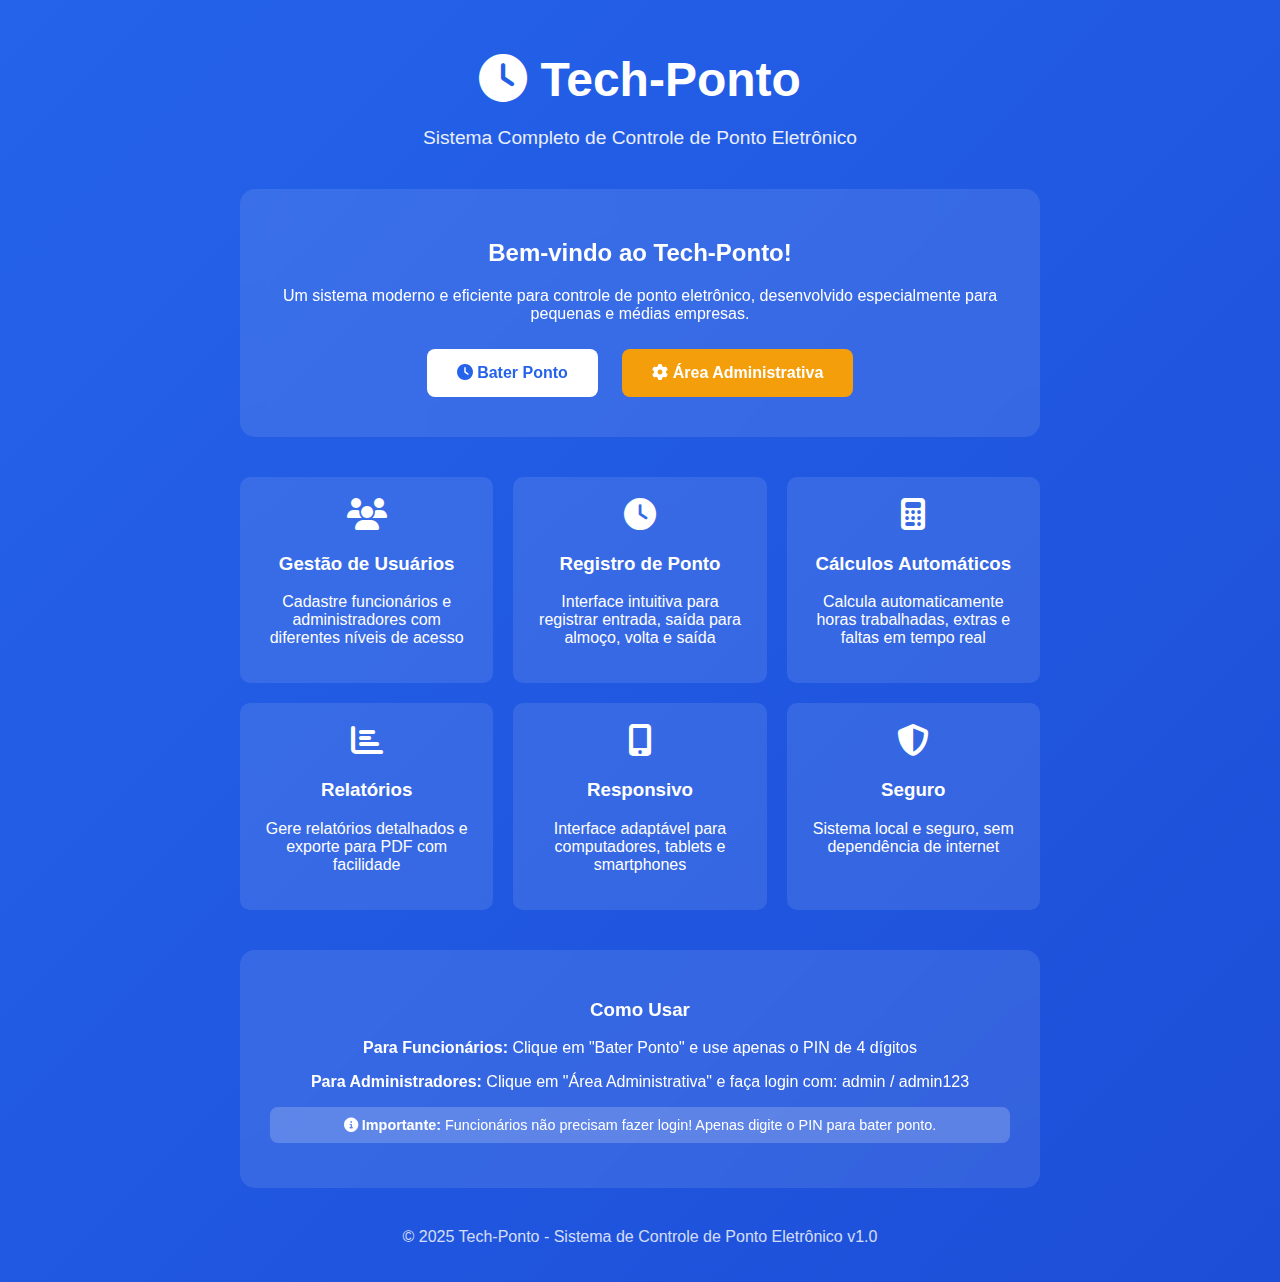
<file: index.html>
<!DOCTYPE html>
<html lang="pt-BR">
<head>
    <meta charset="UTF-8">
    <meta name="viewport" content="width=device-width, initial-scale=1.0">
    <title>Tech-Ponto - Sistema de Controle de Ponto</title>
    <style>
        body {
            font-family: 'Segoe UI', Tahoma, Geneva, Verdana, sans-serif;
            margin: 0;
            padding: 20px;
            background: linear-gradient(135deg, #2563eb, #1d4ed8);
            color: white;
            min-height: 100vh;
        }
        .container {
            max-width: 800px;
            margin: 0 auto;
            text-align: center;
        }
        h1 {
            font-size: 3rem;
            margin-bottom: 20px;
        }
        .subtitle {
            font-size: 1.2rem;
            margin-bottom: 40px;
            opacity: 0.9;
        }
        .card {
            background: rgba(255, 255, 255, 0.1);
            padding: 30px;
            border-radius: 15px;
            margin: 20px 0;
            backdrop-filter: blur(10px);
        }
        .btn {
            display: inline-block;
            padding: 15px 30px;
            background: white;
            color: #2563eb;
            text-decoration: none;
            border-radius: 8px;
            font-weight: bold;
            margin: 10px;
            transition: all 0.3s ease;
        }
        .btn:hover {
            transform: translateY(-2px);
            box-shadow: 0 5px 15px rgba(0,0,0,0.2);
        }
        .features {
            display: grid;
            grid-template-columns: repeat(auto-fit, minmax(250px, 1fr));
            gap: 20px;
            margin: 40px 0;
        }
        .feature {
            background: rgba(255, 255, 255, 0.1);
            padding: 20px;
            border-radius: 10px;
        }
        .icon {
            font-size: 2rem;
            margin-bottom: 10px;
        }
    </style>
    <link href="https://cdnjs.cloudflare.com/ajax/libs/font-awesome/6.4.0/css/all.min.css" rel="stylesheet">
</head>
<body>
    <div class="container">
        <h1><i class="fas fa-clock"></i> Tech-Ponto</h1>
        <p class="subtitle">Sistema Completo de Controle de Ponto Eletrônico</p>
        
        <div class="card">
            <h2>Bem-vindo ao Tech-Ponto!</h2>
            <p>Um sistema moderno e eficiente para controle de ponto eletrônico, desenvolvido especialmente para pequenas e médias empresas.</p>
            
            <a href="frontend/funcionario.html" class="btn">
                <i class="fas fa-clock"></i>
                Bater Ponto
            </a>
            
            <a href="frontend/login.html" class="btn" style="background: #f59e0b; color: white;">
                <i class="fas fa-cog"></i>
                Área Administrativa
            </a>
        </div>
        
        <div class="features">
            <div class="feature">
                <div class="icon"><i class="fas fa-users"></i></div>
                <h3>Gestão de Usuários</h3>
                <p>Cadastre funcionários e administradores com diferentes níveis de acesso</p>
            </div>
            
            <div class="feature">
                <div class="icon"><i class="fas fa-clock"></i></div>
                <h3>Registro de Ponto</h3>
                <p>Interface intuitiva para registrar entrada, saída para almoço, volta e saída</p>
            </div>
            
            <div class="feature">
                <div class="icon"><i class="fas fa-calculator"></i></div>
                <h3>Cálculos Automáticos</h3>
                <p>Calcula automaticamente horas trabalhadas, extras e faltas em tempo real</p>
            </div>
            
            <div class="feature">
                <div class="icon"><i class="fas fa-chart-bar"></i></div>
                <h3>Relatórios</h3>
                <p>Gere relatórios detalhados e exporte para PDF com facilidade</p>
            </div>
            
            <div class="feature">
                <div class="icon"><i class="fas fa-mobile-alt"></i></div>
                <h3>Responsivo</h3>
                <p>Interface adaptável para computadores, tablets e smartphones</p>
            </div>
            
            <div class="feature">
                <div class="icon"><i class="fas fa-shield-alt"></i></div>
                <h3>Seguro</h3>
                <p>Sistema local e seguro, sem dependência de internet</p>
            </div>
        </div>
        
        <div class="card">
            <h3>Como Usar</h3>
            <p><strong>Para Funcionários:</strong> Clique em "Bater Ponto" e use apenas o PIN de 4 dígitos</p>
            <p><strong>Para Administradores:</strong> Clique em "Área Administrativa" e faça login com: admin / admin123</p>
            <p style="margin-top: 15px; padding: 10px; background: rgba(255,255,255,0.2); border-radius: 8px; font-size: 0.9rem;">
                <i class="fas fa-info-circle"></i>
                <strong>Importante:</strong> Funcionários não precisam fazer login! Apenas digite o PIN para bater ponto.
            </p>
        </div>
        
        <div style="margin-top: 40px; opacity: 0.8;">
            <p>© 2025 Tech-Ponto - Sistema de Controle de Ponto Eletrônico v1.0</p>
        </div>
    </div>
</body>
</html>
</file>
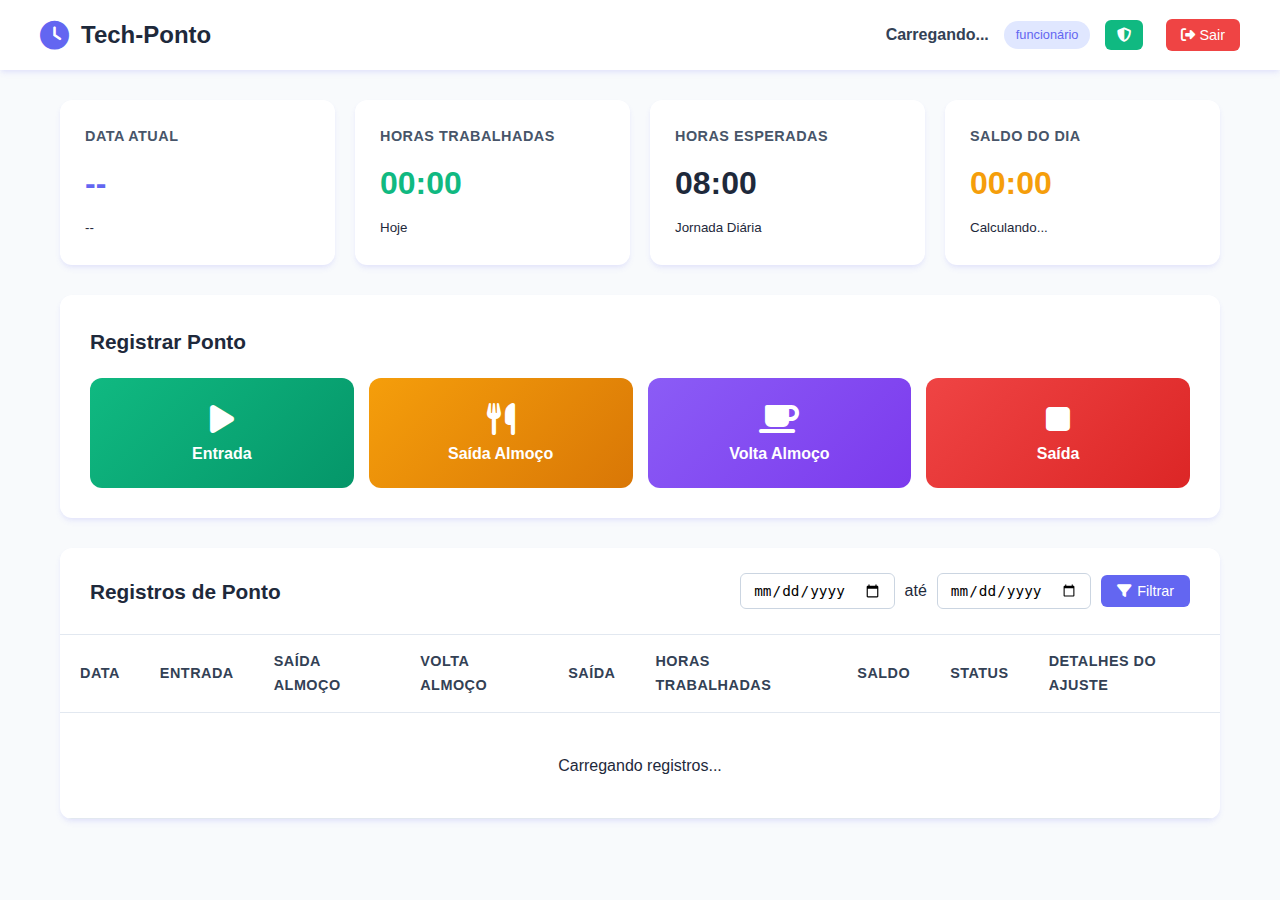
<file: frontend/dashboard.html>
<!DOCTYPE html>
<html lang="pt-BR">
<head>
    <meta charset="UTF-8">
    <meta name="viewport" content="width=device-width, initial-scale=1.0">
    <title>Dashboard - Tech-Ponto</title>
    <link rel="icon" href="data:image/svg+xml,<svg xmlns=%22http://www.w3.org/2000/svg%22 viewBox=%220 0 100 100%22><text y=%22.9em%22 font-size=%2290%22>⏰</text></svg>">
    <link rel="stylesheet" href="css/style.css">
    <link href="https://cdnjs.cloudflare.com/ajax/libs/font-awesome/6.4.0/css/all.min.css" rel="stylesheet">
</head>
<body class="dashboard">
    <header class="header">
        <div class="header-content">
            <div class="header-logo">
                <i class="fas fa-clock"></i>
                <h2>Tech-Ponto</h2>
            </div>
            
            <div class="user-info">
                <span class="user-name" id="userName">Carregando...</span>
                <span class="user-type" id="userType">funcionário</span>
                <button class="btn-verify-session" onclick="verificarSessaoInteligente(true)" title="Verificar Sessão">
                    <i class="fas fa-shield-alt"></i>
                </button>
                <button class="btn-logout" onclick="logout()">
                    <i class="fas fa-sign-out-alt"></i>
                    Sair
                </button>
            </div>
        </div>
    </header>

    <main class="main-content">
        <!-- Cards de Status -->
        <div class="status-grid">
            <div class="status-card today">
                <h3>Data Atual</h3>
                <div class="status-value" id="currentDate">--</div>
                <small id="currentTime">--</small>
            </div>
            
            <div class="status-card worked">
                <h3>Horas Trabalhadas</h3>
                <div class="status-value" id="horasTrabalhadasHoje">00:00</div>
                <small>Hoje</small>
            </div>
            
            <div class="status-card">
                <h3>Horas Esperadas</h3>
                <div class="status-value" id="horasEsperadas">08:00</div>
                <small>Jornada Diária</small>
            </div>
            
            <div class="status-card balance">
                <h3>Saldo do Dia</h3>
                <div class="status-value" id="saldoDia">00:00</div>
                <small id="statusDia">Calculando...</small>
            </div>
        </div>

        <!-- Botões de Registro -->
        <section class="punch-section">
            <h3>Registrar Ponto</h3>
            <div class="punch-buttons">
                <button class="punch-btn entrada" onclick="registrarPonto('entrada')">
                    <i class="fas fa-play"></i>
                    <span>Entrada</span>
                </button>
                
                <button class="punch-btn almoco-saida" onclick="registrarPonto('almoco_saida')">
                    <i class="fas fa-utensils"></i>
                    <span>Saída Almoço</span>
                </button>
                
                <button class="punch-btn almoco-volta" onclick="registrarPonto('almoco_volta')">
                    <i class="fas fa-coffee"></i>
                    <span>Volta Almoço</span>
                </button>
                
                <button class="punch-btn saida" onclick="registrarPonto('saida')">
                    <i class="fas fa-stop"></i>
                    <span>Saída</span>
                </button>
            </div>
        </section>

        <!-- Histórico de Registros -->
        <section class="history-section">
            <div class="history-header">
                <h3>Registros de Ponto</h3>
                <div class="date-filter">
                    <input type="date" id="dataInicio" value="">
                    <span>até</span>
                    <input type="date" id="dataFim" value="">
                    <button class="btn-filter" onclick="filtrarRegistros()">
                        <i class="fas fa-filter"></i>
                        Filtrar
                    </button>
                </div>
            </div>
            
            <div class="history-table">
                <table>
                    <thead>
                        <tr>
                            <th>Data</th>
                            <th>Entrada</th>
                            <th>Saída Almoço</th>
                            <th>Volta Almoço</th>
                            <th>Saída</th>
                            <th>Horas Trabalhadas</th>
                            <th>Saldo</th>
                            <th>Status</th>
                            <th>Detalhes do Ajuste</th>
                        </tr>
                    </thead>
                    <tbody id="historyTableBody">
                        <tr>
                            <td colspan="9" style="text-align: center; padding: 40px;">
                                Carregando registros...
                            </td>
                        </tr>
                    </tbody>
                </table>
            </div>
        </section>
    </main>

    <script src="js/time-calculator.js"></script>
    <script src="js/dashboard.js"></script>
</body>
</html>
</file>
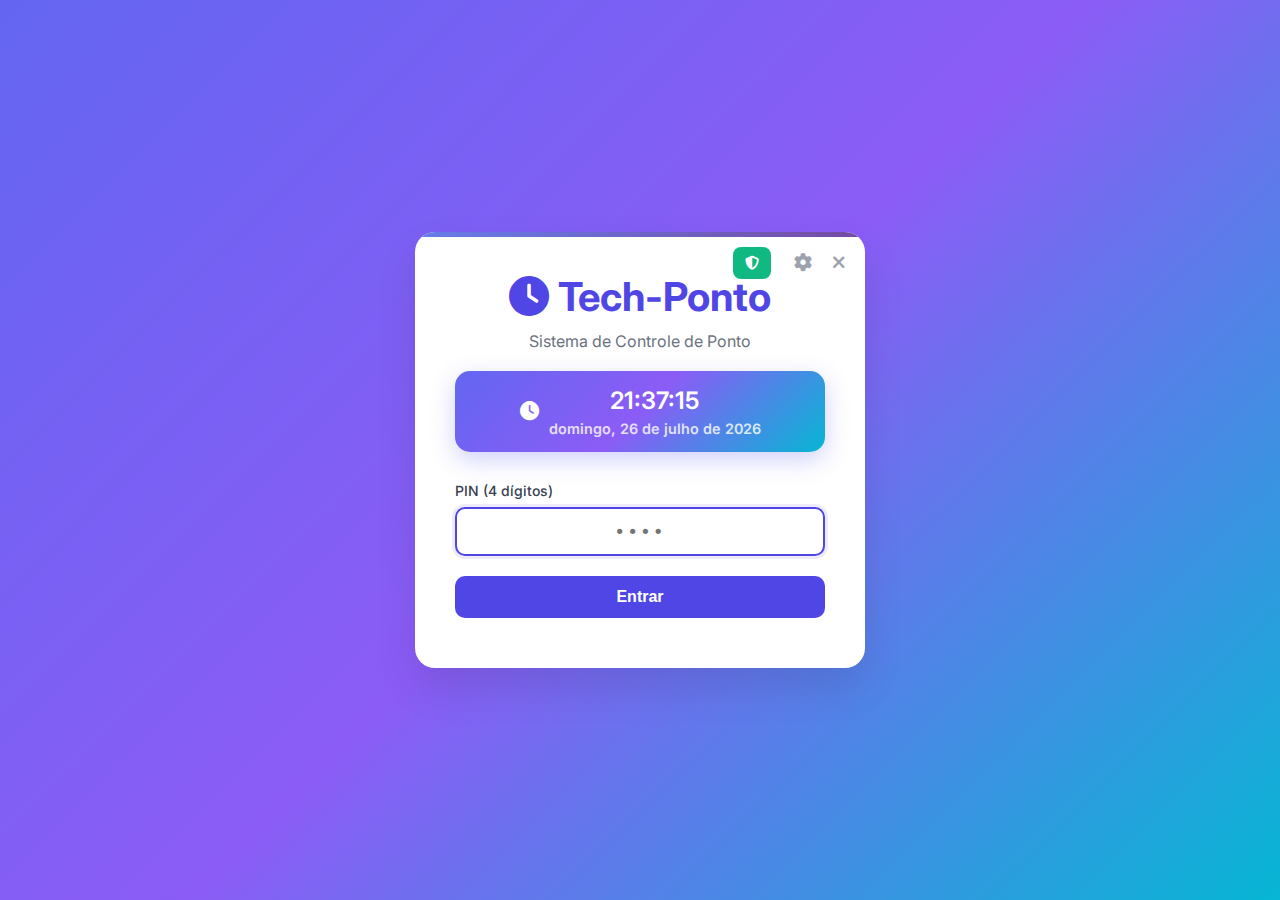
<file: frontend/funcionario.html>
<!DOCTYPE html>
<html lang="pt-BR">
<head>
    <meta charset="UTF-8">
    <meta name="viewport" content="width=device-width, initial-scale=1.0">
    <title>Tech-Ponto - Registro de Ponto</title>
    <link rel="icon" href="data:image/svg+xml,<svg xmlns=%22http://www.w3.org/2000/svg%22 viewBox=%220 0 100 100%22><text y=%22.9em%22 font-size=%2290%22>⏰</text></svg>">
    <link href="https://fonts.googleapis.com/css2?family=Inter:wght@300;400;500;600;700&display=swap" rel="stylesheet">
    <link href="https://cdnjs.cloudflare.com/ajax/libs/font-awesome/6.4.0/css/all.min.css" rel="stylesheet">
    <style>
        * {
            margin: 0;
            padding: 0;
            box-sizing: border-box;
        }

        body {
            font-family: 'Inter', sans-serif;
            background: linear-gradient(135deg, #6366f1, #8b5cf6, #06b6d4);
            min-height: 100vh;
            display: flex;
            align-items: center;
            justify-content: center;
            padding: 20px;
        }

        .container {
            background: white;
            border-radius: 20px;
            box-shadow: 0 20px 40px rgba(0, 0, 0, 0.1);
            padding: 40px;
            width: 100%;
            max-width: 450px;
            text-align: center;
            position: relative;
            overflow: hidden;
        }

        .container::before {
            content: '';
            position: absolute;
            top: 0;
            left: 0;
            right: 0;
            height: 5px;
            background: linear-gradient(90deg, #667eea, #764ba2);
        }

        .logo {
            color: #4f46e5;
            font-size: 2.5rem;
            font-weight: 700;
            margin-bottom: 10px;
        }

        .subtitle {
            color: #6b7280;
            margin-bottom: 20px;
            font-size: 16px;
        }

        .relogio-atual {
            background: linear-gradient(135deg, #6366f1, #8b5cf6, #06b6d4);
            color: white;
            padding: 15px 25px;
            border-radius: 15px;
            margin-bottom: 30px;
            font-size: 1.5rem;
            font-weight: 600;
            box-shadow: 0 8px 25px rgba(99, 102, 241, 0.3);
            display: flex;
            align-items: center;
            justify-content: center;
            gap: 10px;
        }

        .relogio-atual i {
            font-size: 1.2rem;
        }


        .form-group {
            margin-bottom: 20px;
            text-align: left;
        }

        .form-group label {
            display: block;
            margin-bottom: 8px;
            color: #374151;
            font-weight: 500;
            font-size: 14px;
        }

        .form-group input {
            width: 100%;
            padding: 12px 16px;
            border: 2px solid #e5e7eb;
            border-radius: 10px;
            font-size: 16px;
            transition: border-color 0.2s;
            background: #fff;
        }

        .form-group input:focus {
            outline: none;
            border-color: #4f46e5;
            box-shadow: 0 0 0 3px rgba(79, 70, 229, 0.1);
        }

        .pin-input {
            font-family: monospace;
            font-size: 18px !important;
            text-align: center;
            letter-spacing: 2px;
        }

        .btn {
            width: 100%;
            padding: 12px;
            border: none;
            border-radius: 10px;
            font-size: 16px;
            font-weight: 600;
            cursor: pointer;
            transition: all 0.2s;
            margin-bottom: 10px;
            display: flex;
            align-items: center;
            justify-content: center;
            gap: 8px;
        }

        .btn:disabled {
            opacity: 0.6;
            cursor: not-allowed;
        }

        .btn-primary {
            background: #4f46e5;
            color: white;
        }

        .btn-primary:hover:not(:disabled) {
            background: #4338ca;
            transform: translateY(-1px);
        }

        .btn-success {
            background: #10b981;
            color: white;
        }

        .btn-success:hover:not(:disabled) {
            background: #059669;
            transform: translateY(-1px);
        }

        .btn-warning {
            background: #f59e0b;
            color: white;
        }

        .btn-warning:hover:not(:disabled) {
            background: #d97706;
            transform: translateY(-1px);
        }

        .btn-danger {
            background: #ef4444;
            color: white;
        }

        .btn-danger:hover:not(:disabled) {
            background: #dc2626;
            transform: translateY(-1px);
        }

        .btn-info {
            background: #3b82f6;
            color: white;
        }

        .btn-info:hover:not(:disabled) {
            background: #2563eb;
            transform: translateY(-1px);
        }

        .alert {
            padding: 12px 16px;
            border-radius: 8px;
            margin-bottom: 20px;
            font-size: 14px;
            display: none;
        }

        .alert-success {
            background: #d1fae5;
            color: #065f46;
            border: 1px solid #a7f3d0;
        }

        .alert-error {
            background: #fee2e2;
            color: #991b1b;
            border: 1px solid #fca5a5;
        }

        .alert-info {
            background: #dbeafe;
            color: #1e40af;
            border: 1px solid #93c5fd;
        }

        .funcionario-info {
            background: #f0f9ff;
            border: 1px solid #0ea5e9;
            border-radius: 12px;
            padding: 15px;
            margin-bottom: 20px;
            display: none;
        }

        .funcionario-nome {
            font-weight: 600;
            color: #0c4a6e;
            margin-bottom: 5px;
        }

        .funcionario-dept {
            font-size: 13px;
            color: #0369a1;
        }

        .pontos-hoje {
            background: #fefce8;
            border: 1px solid #eab308;
            border-radius: 12px;
            padding: 15px;
            margin-bottom: 20px;
            display: none;
        }

        .pontos-titulo {
            font-weight: 600;
            color: #a16207;
            margin-bottom: 10px;
            font-size: 14px;
        }

        .ponto-item {
            display: flex;
            justify-content: space-between;
            margin-bottom: 5px;
            font-size: 13px;
            color: #a16207;
        }

        .loading {
            display: none;
        }

        .loading .spinner {
            width: 20px;
            height: 20px;
            border: 2px solid #ffffff;
            border-top: 2px solid transparent;
            border-radius: 50%;
            animation: spin 1s linear infinite;
        }

        @keyframes spin {
            0% { transform: rotate(0deg); }
            100% { transform: rotate(360deg); }
        }

        .header-buttons {
            position: absolute;
            top: 15px;
            right: 15px;
            display: flex;
            gap: 10px;
        }

        .admin-btn, .clear-session {
            background: none;
            border: none;
            color: #9ca3af;
            cursor: pointer;
            font-size: 18px;
            padding: 5px;
            border-radius: 5px;
            transition: color 0.2s;
        }

        .admin-btn:hover {
            color: #4f46e5;
        }

        .clear-session:hover {
            color: #ef4444;
        }

        .verify-session-btn {
            background: #10b981;
            color: white;
            border: none;
            border-radius: 8px;
            padding: 8px 12px;
            cursor: pointer;
            font-size: 14px;
            transition: all 0.3s ease;
            margin-right: 8px;
        }

        .verify-session-btn:hover {
            background: #059669;
            transform: translateY(-1px);
        }

        .definir-pin {
            background: #fef3c7;
            border: 1px solid #f59e0b;
            border-radius: 12px;
            padding: 20px;
            margin-bottom: 20px;
            display: none;
        }

        .definir-pin h3 {
            color: #92400e;
            margin-bottom: 10px;
            font-size: 16px;
        }

        .definir-pin p {
            color: #a16207;
            font-size: 14px;
            margin-bottom: 15px;
        }
        
        .extras {
            color: #1e40af;
            font-weight: bold;
        }
        
        .faltas {
            color: #991b1b;
            font-weight: bold;
        }
        
        .normal {
            color: #065f46;
            font-weight: bold;
        }
    </style>
</head>
<body>
    <div class="container">
        <div class="header-buttons">
            <button class="verify-session-btn" onclick="verificarSessaoInteligente(true)" title="Verificar Sessão">
                <i class="fas fa-shield-alt"></i>
            </button>
            <button class="admin-btn" onclick="window.open('login.html', '_blank')" title="Área Administrativa">
                <i class="fas fa-cog"></i>
            </button>
            <button class="clear-session" onclick="limparSessao()" title="Limpar sessão">
                <i class="fas fa-times"></i>
            </button>
        </div>
        
        <div class="logo">
            <i class="fas fa-clock"></i> Tech-Ponto
        </div>
        <div class="subtitle">Sistema de Controle de Ponto</div>
        
        <div class="relogio-atual">
            <i class="fas fa-clock"></i>
            <div id="relogio">--:--:--</div>
        </div>
        
        
        <div class="alert alert-success" id="alertSuccess"></div>
        <div class="alert alert-error" id="alertError"></div>
        <div class="alert alert-info" id="alertInfo"></div>
        
        <!-- Seção de Definir PIN -->
        <div class="definir-pin" id="definirPinSection">
            <h3><i class="fas fa-key"></i> Primeiro Acesso</h3>
            <p>Defina seu PIN de 4 dígitos para acessar o sistema:</p>
            
            <div class="form-group">
                <label for="novoPin">Novo PIN (4 dígitos)</label>
                <input type="password" id="novoPin" class="pin-input" maxlength="4" placeholder="••••">
            </div>
            
            <div class="form-group">
                <label for="confirmarPin">Confirmar PIN</label>
                <input type="password" id="confirmarPin" class="pin-input" maxlength="4" placeholder="••••">
            </div>
            
            <button class="btn btn-primary" onclick="definirPin()">
                <span class="loading" id="loadingDefinirPin">
                    <div class="spinner"></div>
                </span>
                <span id="textDefinirPin">Definir PIN</span>
            </button>
        </div>
        
        <!-- Seção de Autenticação -->
        <div id="authSection">
            <div class="form-group">
                <label for="pin">PIN (4 dígitos)</label>
                <input type="password" id="pin" class="pin-input" maxlength="4" placeholder="••••">
            </div>
            
            <button class="btn btn-primary" onclick="autenticar()">
                <span class="loading" id="loadingAuth">
                    <div class="spinner"></div>
                </span>
                <span id="textAuth">Entrar</span>
            </button>
        </div>
        
        <!-- Seção de Funcionário Logado -->
        <div id="funcionarioSection" style="display: none;">
            <div class="funcionario-info" id="funcionarioInfo">
                <div class="funcionario-nome" id="funcionarioNome"></div>
                <div class="funcionario-dept" id="funcionarioDept"></div>
            </div>
            
            <div class="pontos-hoje" id="pontosHoje">
                <div class="pontos-titulo">Pontos registrados hoje:</div>
                <div id="listaPontos"></div>
            </div>
            
            <div id="botoesRelogio">
                <button class="btn btn-success" id="btnEntrada" onclick="registrarPonto('entrada')">
                    <i class="fas fa-sun"></i> Entrada
                </button>
                
                <button class="btn btn-warning" id="btnAlmocoSaida" onclick="registrarPonto('almoco_saida')">
                    <i class="fas fa-utensils"></i> Saída Almoço
                </button>
                
                <button class="btn btn-info" id="btnAlmocoVolta" onclick="registrarPonto('almoco_volta')">
                    <i class="fas fa-coffee"></i> Volta Almoço
                </button>
                
                <button class="btn btn-danger" id="btnSaida" onclick="registrarPonto('saida')">
                    <i class="fas fa-moon"></i> Saída
                </button>
            </div>
            
            <!-- Resumo do dia calculado em JavaScript -->
            <div class="pontos-hoje" id="resumoDia" style="display: none;">
                <div class="pontos-titulo">Resumo do dia:</div>
                <div id="resumoConteudo"></div>
            </div>
            
            <button class="btn btn-primary" onclick="logout()" style="margin-top: 20px; background: #6b7280;">
                <i class="fas fa-sign-out-alt"></i> Finalizar
            </button>
        </div>
    </div>

    <script src="js/auth.js"></script>
    <script src="js/time-calculator.js"></script>
    <script>
        let funcionarioLogado = null;
        let pontosHoje = [];
        let jornadaInfo = {};
        
        
        // Mostrar alerta
        function mostrarAlerta(tipo, mensagem) {
            // Esconder todos os alertas
            document.querySelectorAll('.alert').forEach(alert => {
                alert.style.display = 'none';
            });
            
            // Mostrar alerta específico
            const alerta = document.getElementById('alert' + tipo.charAt(0).toUpperCase() + tipo.slice(1));
            if (alerta) {
                alerta.textContent = mensagem;
                alerta.style.display = 'block';
                
                // Auto-esconder após 5 segundos
                setTimeout(() => {
                    alerta.style.display = 'none';
                }, 5000);
            }
        }
        
        // Limpar sessão
        function limparSessao() {
            funcionarioLogado = null;
            pontosHoje = [];
            
            // Limpar localStorage também
            localStorage.removeItem('user');
            localStorage.removeItem('login_time');
            
            document.getElementById('authSection').style.display = 'block';
            document.getElementById('funcionarioSection').style.display = 'none';
            document.getElementById('definirPinSection').style.display = 'none';
            
            // Limpar apenas o campo PIN (identificador não existe)
            const pinInput = document.getElementById('pin');
            if (pinInput) {
                pinInput.value = '';
            }
            
            mostrarAlerta('info', 'Sessão limpa');
        }
        
        // Definir PIN (primeiro acesso)
        async function definirPin() {
            const novoPin = document.getElementById('novoPin').value;
            const confirmarPin = document.getElementById('confirmarPin').value;
            
            if (!novoPin || !confirmarPin) {
                mostrarAlerta('error', 'Preencha todos os campos');
                return;
            }
            
            if (novoPin.length !== 4 || !/^\d{4}$/.test(novoPin)) {
                mostrarAlerta('error', 'PIN deve ter exatamente 4 dígitos');
                return;
            }
            
            if (novoPin !== confirmarPin) {
                mostrarAlerta('error', 'PINs não coincidem');
                return;
            }
            
            // Mostrar loading
            document.getElementById('loadingDefinirPin').style.display = 'inline-block';
            document.getElementById('textDefinirPin').style.display = 'none';
            
            try {
                const response = await fetch('../backend/api/definir_pin.php', {
                    method: 'POST',
                    headers: {
                        'Content-Type': 'application/json'
                    },
                    body: JSON.stringify({
                        action: 'definir_pin',
                        pin: novoPin,
                        confirmar_pin: confirmarPin
                    })
                });
                
                const result = await response.json();
                
                if (result.success) {
                    mostrarAlerta('success', 'PIN definido com sucesso! Faça login novamente.');
                    
                    // Voltar para tela de auth
                    document.getElementById('definirPinSection').style.display = 'none';
                    document.getElementById('authSection').style.display = 'block';
                    
                    // Limpar campos
                    document.getElementById('novoPin').value = '';
                    document.getElementById('confirmarPin').value = '';
                } else {
                    mostrarAlerta('error', result.message);
                }
                
            } catch (error) {
                mostrarAlerta('error', 'Erro de conexão. Tente novamente.');
            }
            
            // Esconder loading
            document.getElementById('loadingDefinirPin').style.display = 'none';
            document.getElementById('textDefinirPin').style.display = 'inline';
        }
        
        // Autenticar funcionário
        async function autenticar() {
            const pin = document.getElementById('pin').value.trim();
            
            if (!pin) {
                mostrarAlerta('error', 'Digite seu PIN');
                return;
            }
            
            if (pin.length !== 4) {
                mostrarAlerta('error', 'PIN deve ter 4 dígitos');
                return;
            }
            
            // Mostrar loading
            document.getElementById('loadingAuth').style.display = 'inline-block';
            document.getElementById('textAuth').style.display = 'none';
            
            try {
                // Validar PIN sem tentar registrar ponto
                const response = await fetch('../backend/api/validar-pin.php', {
                    method: 'POST',
                    headers: {
                        'Content-Type': 'application/json'
                    },
                    body: JSON.stringify({
                        pin: pin
                    })
                });
                
                const result = await response.json();
                
                if (result.success) {
                    funcionarioLogado = result.data.funcionario;
                    
                    // Salvar no localStorage para persistir após F5
                    const userData = {
                        id: funcionarioLogado.id,
                        nome: funcionarioLogado.nome,
                        departamento: funcionarioLogado.departamento,
                        tipo: 'funcionario'
                    };
                    localStorage.setItem('user', JSON.stringify(userData));
                    localStorage.setItem('login_time', Date.now());
                    
                    mostrarAlerta('success', 'Autenticado com sucesso!');
                    mostrarSecaoFuncionario();
                    await buscarPontosHoje();
                } else {
                    // Verificar se é primeiro acesso
                    if (result.data && result.data.pin_reset) {
                        document.getElementById('authSection').style.display = 'none';
                        document.getElementById('definirPinSection').style.display = 'block';
                        mostrarAlerta('info', result.message);
                    } else {
                        mostrarAlerta('error', result.message);
                    }
                }
                
            } catch (error) {
                mostrarAlerta('error', 'Erro de conexão. Tente novamente.');
            }
            
            // Esconder loading
            document.getElementById('loadingAuth').style.display = 'none';
            document.getElementById('textAuth').style.display = 'inline';
        }
        
        // Mostrar seção do funcionário logado
        function mostrarSecaoFuncionario() {
            document.getElementById('authSection').style.display = 'none';
            document.getElementById('funcionarioSection').style.display = 'block';
            
            document.getElementById('funcionarioNome').textContent = funcionarioLogado.nome;
            document.getElementById('funcionarioDept').textContent = funcionarioLogado.departamento || 'Departamento não definido';
            
            document.getElementById('funcionarioInfo').style.display = 'block';
        }
        
        // Buscar pontos do dia
        async function buscarPontosHoje() {
            if (!funcionarioLogado) return;
            
            try {
                const hoje = new Date().toISOString().split('T')[0];
                const response = await fetch(`../backend/api/punches.php?user_id=${funcionarioLogado.id}&date=${hoje}`);
                const result = await response.json();
                
                if (result.success) {
                    pontosHoje = result.data.pontos || [];
                    jornadaInfo = result.data.jornada || {};
                    atualizarBotoesPonto();
                    mostrarPontosHoje();
                    calcularResumoDia();
                }
            } catch (error) {
                console.error('Erro ao buscar pontos:', error);
            }
        }
        
        // Mostrar pontos registrados hoje
        function mostrarPontosHoje() {
            const listaPontos = document.getElementById('listaPontos');
            
            if (pontosHoje.length === 0) {
                document.getElementById('pontosHoje').style.display = 'none';
                return;
            }
            
            document.getElementById('pontosHoje').style.display = 'block';
            
            const nomesPonto = {
                'entrada_manha': 'Entrada',
                'saida_almoco': 'Saída Almoço',
                'volta_almoco': 'Volta Almoço',
                'saida_tarde': 'Saída',
                // Fallback para tipos antigos
                'entrada': 'Entrada',
                'almoco_saida': 'Saída Almoço',
                'almoco_volta': 'Volta Almoço',
                'saida': 'Saída'
            };
            
            listaPontos.innerHTML = pontosHoje.map(ponto => {
                const horario = ponto.hora.substring(0, 5); // HH:MM
                
                return `<div class="ponto-item">
                    <span>${nomesPonto[ponto.tipo] || ponto.tipo}</span>
                    <span>${horario}</span>
                </div>`;
            }).join('');
        }
        
        // Atualizar botões de ponto
        function atualizarBotoesPonto() {
            // Mapear tipos do banco para tipos do frontend
            const mapeamentoTipos = {
                'entrada_manha': 'entrada',
                'saida_almoco': 'almoco_saida',
                'volta_almoco': 'almoco_volta',
                'saida_tarde': 'saida'
            };
            
            const pontosRegistrados = pontosHoje.map(p => mapeamentoTipos[p.tipo] || p.tipo);
            
            // Detectar dia da semana e definir sequência apropriada
            const hoje = new Date();
            const diaSemana = hoje.getDay(); // 0 = domingo, 6 = sábado
            
            let sequencia;
            if (diaSemana === 6) { // Sábado - meio período
                sequencia = ['entrada', 'saida']; // Sem intervalo de almoço
                // Esconder botões de almoço no sábado
                document.getElementById('btnAlmocoSaida').style.display = 'none';
                document.getElementById('btnAlmocoVolta').style.display = 'none';
            } else if (diaSemana === 0) { // Domingo - folga
                sequencia = []; // Nenhum botão disponível
                // Esconder todos os botões no domingo
                document.getElementById('btnEntrada').style.display = 'none';
                document.getElementById('btnAlmocoSaida').style.display = 'none';
                document.getElementById('btnAlmocoVolta').style.display = 'none';
                document.getElementById('btnSaida').style.display = 'none';
            } else { // Segunda a sexta - período completo
                sequencia = ['entrada', 'almoco_saida', 'almoco_volta', 'saida'];
                // Mostrar todos os botões nos dias úteis
                document.getElementById('btnEntrada').style.display = 'inline-block';
                document.getElementById('btnAlmocoSaida').style.display = 'inline-block';
                document.getElementById('btnAlmocoVolta').style.display = 'inline-block';
                document.getElementById('btnSaida').style.display = 'inline-block';
            }
            
            sequencia.forEach((tipo, index) => {
                const btn = document.getElementById('btn' + tipo.split('_').map(p => 
                    p.charAt(0).toUpperCase() + p.slice(1)
                ).join(''));
                
                // Verificar se o botão existe antes de tentar acessá-lo
                if (!btn) {
                    console.warn(`Botão não encontrado para o tipo: ${tipo}`);
                    return;
                }
                
                if (pontosRegistrados.includes(tipo)) {
                    // Ponto já registrado
                    btn.disabled = true;
                    // Limpar texto anterior e definir novo conteúdo
                    const iconElement = btn.querySelector('i');
                    const icon = iconElement ? iconElement.outerHTML : '';
                    const textoOriginal = tipo === 'entrada' ? 'Entrada' : 
                                        tipo === 'almoco_saida' ? 'Saída Almoço' :
                                        tipo === 'almoco_volta' ? 'Volta Almoço' : 'Saída';
                    btn.innerHTML = `${icon} ${textoOriginal} ✓ Registrado`;
                } else {
                    // Verificar se pode registrar (todos os anteriores foram registrados)
                    const podeRegistrar = sequencia.slice(0, index).every(t => pontosRegistrados.includes(t));
                    btn.disabled = !podeRegistrar;
                    
                    // Restaurar texto original se não estiver registrado
                    if (!btn.innerHTML.includes('✓ Registrado')) {
                        const iconElement = btn.querySelector('i');
                        const icon = iconElement ? iconElement.outerHTML : '';
                        const textoOriginal = tipo === 'entrada' ? 'Entrada' : 
                                            tipo === 'almoco_saida' ? 'Saída Almoço' :
                                            tipo === 'almoco_volta' ? 'Volta Almoço' : 'Saída';
                        btn.innerHTML = `${icon} ${textoOriginal}`;
                    }
                }
            });
        }
        
        // Registrar ponto
        async function registrarPonto(tipoPonto) {
            if (!funcionarioLogado) {
                mostrarAlerta('error', 'Sessão expirada. Faça login novamente.');
                limparSessao();
                return;
            }
            
            const btn = event.target;
            const textoOriginal = btn.innerHTML;
            btn.innerHTML = '<div class="spinner" style="width: 16px; height: 16px; border-width: 2px;"></div> Registrando...';
            btn.disabled = true;
            
            try {
                const response = await fetch('../backend/api/punch.php', {
                    method: 'POST',
                    headers: {
                        'Content-Type': 'application/json'
                    },
                    body: JSON.stringify({
                        pin: document.getElementById('pin').value,
                        type: tipoPonto
                    })
                });
                
                const result = await response.json();
                
                if (result.success) {
                    mostrarAlerta('success', 'Ponto registrado com sucesso!');
                    await buscarPontosHoje(); // Atualizar lista de pontos
                } else {
                    mostrarAlerta('error', result.message);
                    btn.innerHTML = textoOriginal;
                    btn.disabled = false;
                }
                
            } catch (error) {
                mostrarAlerta('error', 'Erro de conexão. Tente novamente.');
                btn.innerHTML = textoOriginal;
                btn.disabled = false;
            }
        }
        
        // Calcular resumo do dia usando time-calculator.js (unificado com admin)
        function calcularResumoDia() {
            if (pontosHoje.length === 0) {
                document.getElementById('resumoDia').style.display = 'none';
                return;
            }
            
            document.getElementById('resumoDia').style.display = 'block';
            
            // Converter pontos para formato esperado pelo time-calculator
            const batidasReais = pontosHoje.map(p => ({
                tipo: p.tipo,
                hora: p.hora + ':00' // HH:MM:SS
            }));
            
            // Usar horários cadastrados
            const horariosCadastrados = {
                entrada_manha: jornadaInfo.entrada_manha || '08:00:00',
                saida_almoco: jornadaInfo.saida_almoco || '12:00:00',
                volta_almoco: jornadaInfo.volta_almoco || '13:00:00',
                saida_tarde: jornadaInfo.saida_tarde || '18:00:00'
            };
            
            // Usar time-calculator para cálculos unificados
            const dataHoje = new Date().toISOString().split('T')[0]; // YYYY-MM-DD
            const saldoJornada = timeCalculator.calcularSaldoJornada(batidasReais, horariosCadastrados, dataHoje);
            const horasTrabalhadas = timeCalculator.calcularHorasTrabalhadas(batidasReais);
            
            // Converter saldo para formato antigo (compatibilidade)
            const saldo = {
                saldo: saldoJornada.saldoFormatado,
                status: saldoJornada.status,
                tipo: saldoJornada.tipo,
                detalhes: {
                    atrasos: saldoJornada.totalFaltas,
                    extras: saldoJornada.totalExtras
                }
            };
            
            // Exibir resumo
            const resumoConteudo = document.getElementById('resumoConteudo');
            resumoConteudo.innerHTML = `
                <div class="ponto-item">
                    <span>Horas trabalhadas:</span>
                    <span>${horasTrabalhadas}</span>
                </div>
                <div class="ponto-item">
                    <span>Saldo:</span>
                    <span class="${saldo.status}">${saldo.saldo}</span>
                </div>
                <div class="ponto-item">
                    <span>Status:</span>
                    <span>${saldo.tipo}</span>
                </div>
                ${saldo.detalhes ? `
                <div class="ponto-item">
                    <span>Atrasos:</span>
                    <span class="faltas">-${minutosParaTempo(saldo.detalhes.atrasos)}</span>
                </div>
                <div class="ponto-item">
                    <span>Extras:</span>
                    <span class="extras">+${minutosParaTempo(saldo.detalhes.extras)}</span>
                </div>
                ` : ''}
            `;
        }
        
        // Calcular horas trabalhadas (algoritmo correto com atrasos e extras)
        function calcularHorasTrabalhadas(registros) {
            const tipos = {};
            
            // Organizar registros por tipo
            registros.forEach(registro => {
                tipos[registro.tipo] = registro.hora;
            });
            
            let totalMinutos = 0;
            
            // Calcular período da manhã (entrada até saída para almoço)
            if (tipos.entrada_manha && tipos.saida_almoco) {
                totalMinutos += calcularDiferenca(tipos.entrada_manha, tipos.saida_almoco);
            }
            
            // Calcular período da tarde (volta do almoço até saída)
            if (tipos.volta_almoco && tipos.saida_tarde) {
                totalMinutos += calcularDiferenca(tipos.volta_almoco, tipos.saida_tarde);
            }
            
            // Se não tem intervalo de almoço, calcular direto
            if (!tipos.saida_almoco && !tipos.volta_almoco && tipos.entrada_manha && tipos.saida_tarde) {
                totalMinutos = calcularDiferenca(tipos.entrada_manha, tipos.saida_tarde);
            }
            
            // Se só tem entrada, calcular até agora
            if (tipos.entrada_manha && !tipos.saida_tarde && !tipos.saida_almoco) {
                const agora = new Date();
                const horaAtual = `${agora.getHours().toString().padStart(2, '0')}:${agora.getMinutes().toString().padStart(2, '0')}`;
                totalMinutos = calcularDiferenca(tipos.entrada_manha, horaAtual);
            }
            
            // Se está no meio do expediente (saiu para almoço mas não voltou)
            if (tipos.entrada_manha && tipos.saida_almoco && !tipos.volta_almoco) {
                totalMinutos = calcularDiferenca(tipos.entrada_manha, tipos.saida_almoco);
            }
            
            // Se voltou do almoço mas não saiu
            if (tipos.entrada_manha && tipos.saida_almoco && tipos.volta_almoco && !tipos.saida_tarde) {
                const agora = new Date();
                const horaAtual = `${agora.getHours().toString().padStart(2, '0')}:${agora.getMinutes().toString().padStart(2, '0')}`;
                
                totalMinutos = calcularDiferenca(tipos.entrada_manha, tipos.saida_almoco) + 
                              calcularDiferenca(tipos.volta_almoco, horaAtual);
            }
            
            return minutosParaTempo(totalMinutos);
        }
        
        // Calcular diferença entre dois horários
        function calcularDiferenca(horaInicio, horaFim) {
            const inicioMinutos = tempoParaMinutos(horaInicio);
            const fimMinutos = tempoParaMinutos(horaFim);
            
            let diferenca = fimMinutos - inicioMinutos;
            
            // Se a hora final for menor que a inicial (passou da meia-noite)
            if (diferenca < 0) {
                diferenca += 24 * 60; // Adicionar 24 horas em minutos
            }
            
            return diferenca;
        }
        
        // Converter string de tempo para minutos
        function tempoParaMinutos(timeString) {
            if (!timeString || timeString === '--') return 0;
            const parts = timeString.split(':');
            const hours = parseInt(parts[0]);
            const minutes = parseInt(parts[1]);
            const seconds = parts[2] ? parseInt(parts[2]) : 0;
            
            // Converter segundos para minutos (arredondando)
            const totalMinutes = hours * 60 + minutes + Math.round(seconds / 60);
            return totalMinutes;
        }
        
        // Converter minutos para string de tempo
        function minutosParaTempo(totalMinutos) {
            if (totalMinutos < 0) {
                return '-' + minutosParaTempo(Math.abs(totalMinutos));
            }
            
            const hours = Math.floor(totalMinutos / 60);
            const minutes = Math.floor(totalMinutos % 60);
            
            return `${hours.toString().padStart(2, '0')}:${minutes.toString().padStart(2, '0')}`;
        }
        
        // Calcular saldo usando a mesma lógica do time-calculator.js (unificado)
        function calcularSaldo(horasTrabalhadasStr, cargaDiariaMinutos, toleranciaMinutos, registros, jornadaInfo) {
            // Usar o time-calculator.js para garantir consistência com o resto do sistema
            if (typeof timeCalculator !== 'undefined') {
                // Preparar batidas reais no formato esperado pelo time-calculator
                const batidasReais = registros.map(registro => ({
                    tipo: registro.tipo,
                    hora: registro.hora + ':00' // Adicionar segundos
                }));
                
                // Preparar horários cadastrados
                const horariosCadastrados = {
                    entrada_manha: jornadaInfo.entrada_manha || '08:00:00',
                    saida_almoco: jornadaInfo.saida_almoco || '12:00:00',
                    volta_almoco: jornadaInfo.volta_almoco || '13:00:00',
                    saida_tarde: jornadaInfo.saida_tarde || '18:00:00'
                };
                
                // Usar o time-calculator para calcular saldo (mesma lógica do backend)
                const saldoJornada = timeCalculator.calcularSaldoJornada(batidasReais, horariosCadastrados, null, toleranciaMinutos);
                
                // Sempre retornar o saldo real, mas marcar status baseado na tolerância
                const saldoAbsoluto = Math.abs(saldoJornada.saldoFinal);
                let status = saldoJornada.status;
                
                // Se estiver dentro da tolerância, marcar como normal
                if (saldoAbsoluto <= toleranciaMinutos) {
                    status = 'normal';
                }
                
                return {
                    saldo: saldoJornada.saldoFormatado,
                    status: status,
                    tipo: saldoJornada.tipo,
                    detalhes: {
                        atrasos: 0, // Não usado mais - lógica unificada
                        extras: saldoJornada.totalExtras,
                        saldo: saldoJornada.saldoFinal
                    }
                };
            }
            
            // Fallback: cálculo simples baseado na diferença de horas (mesma lógica do backend)
            const horasTrabalhadasMinutos = tempoParaMinutos(horasTrabalhadasStr);
            const diferenca = horasTrabalhadasMinutos - cargaDiariaMinutos;
            const saldoAbsoluto = Math.abs(diferenca);
            
            const saldoStr = minutosParaTempo(saldoAbsoluto);
            let status = 'extras';
            let tipo = 'horas extras';
            
            if (diferenca > 0) {
                status = 'extras';
                tipo = 'horas extras';
            } else if (diferenca < 0) {
                status = 'faltas';
                tipo = 'horas em falta';
            } else {
                status = 'normal';
                tipo = 'normal';
            }
            
            // Se estiver dentro da tolerância, marcar como normal
            if (saldoAbsoluto <= toleranciaMinutos) {
                status = 'normal';
            }
            
            if (diferenca > 0) {
                return {
                    saldo: '+' + saldoStr,
                    status: status,
                    tipo: tipo,
                    detalhes: {
                        atrasos: 0,
                        extras: diferenca,
                        saldo: diferenca
                    }
                };
            } else if (diferenca < 0) {
                return {
                    saldo: '-' + saldoStr,
                    status: status,
                    tipo: tipo,
                    detalhes: {
                        atrasos: 0,
                        extras: 0,
                        saldo: diferenca
                    }
                };
            } else {
                return {
                    saldo: '00:00',
                    status: status,
                    tipo: tipo,
                    detalhes: {
                        atrasos: 0,
                        extras: 0,
                        saldo: diferenca
                    }
                };
            }
        }
        
        // Logout
        function logout() {
            limparSessao();
        }
        
        
        
        
        // Função para atualizar o relógio principal
        function atualizarRelogioPrincipal() {
            try {
                const agora = new Date();
                const horas = agora.getHours().toString().padStart(2, '0');
                const minutos = agora.getMinutes().toString().padStart(2, '0');
                const segundos = agora.getSeconds().toString().padStart(2, '0');
                
                // Formatar data
                const data = agora.toLocaleDateString('pt-BR', {
                    weekday: 'long',
                    year: 'numeric',
                    month: 'long',
                    day: 'numeric'
                });
                
                const elementoRelogio = document.getElementById('relogio');
                if (elementoRelogio) {
                    elementoRelogio.innerHTML = `
                        <div style="font-size: 1.5rem; font-weight: 600;">${horas}:${minutos}:${segundos}</div>
                        <div style="font-size: 0.9rem; margin-top: 5px; opacity: 0.8;">${data}</div>
                    `;
                } else {
                    console.error('Elemento relogio não encontrado');
                }
            } catch (error) {
                console.error('Erro ao atualizar relógio:', error);
            }
        }

        // Inicialização completa quando DOM estiver carregado
        document.addEventListener('DOMContentLoaded', async function() {
            console.log('DOM carregado, iniciando sistema...');
            
            // Verificar se há usuário autenticado (funcionário) - sem redirecionar
            try {
                const user = localStorage.getItem('user');
                const loginTime = localStorage.getItem('login_time');
                
                if (user && loginTime) {
                    // Verificar se login não expirou (4 horas - integrado com sistema inteligente)
                    const tempoExpiracao = 4 * 60 * 60 * 1000; // 4 horas em millisegundos
                    if (Date.now() - parseInt(loginTime) <= tempoExpiracao) {
                        try {
                            const userData = JSON.parse(user);
                            if (userData.tipo === 'funcionario') {
                                // Se há funcionário logado, exibir diretamente seus dados
                                console.log('Funcionário já autenticado:', userData.nome);
                                funcionarioLogado = {
                                    id: userData.id,
                                    nome: userData.nome,
                                    departamento: userData.departamento
                                };
                                mostrarSecaoFuncionario();
                                await buscarPontosHoje();
                            }
                        } catch (error) {
                            console.log('Erro ao parsear dados do usuário:', error);
                        }
                    } else {
                        // Login expirado, usar sistema inteligente de aviso
                        console.log('[FUNCIONARIO] Sessão expirada - usando sistema inteligente');
                        // Não limpar localStorage imediatamente - deixar sistema inteligente gerenciar
                    }
                }
            } catch (error) {
                console.log('Erro ao verificar autenticação:', error);
            }
            
            // Inicializar relógio
            atualizarRelogioPrincipal();
            setInterval(atualizarRelogioPrincipal, 1000);
            console.log('Relógio inicializado');
            
            // Auto-focus no campo PIN
            const pinInput = document.getElementById('pin');
            if (pinInput) {
                pinInput.focus();
                
                // Event listener para Enter no PIN
                pinInput.addEventListener('keypress', function(e) {
                    if (e.key === 'Enter') {
                        autenticar();
                    }
                });
            }
            
            // Event listeners para definir PIN
            const novoPinInput = document.getElementById('novoPin');
            const confirmarPinInput = document.getElementById('confirmarPin');
            
            if (novoPinInput) {
                novoPinInput.addEventListener('keypress', function(e) {
                    if (e.key === 'Enter') {
                        if (confirmarPinInput) {
                            confirmarPinInput.focus();
                        }
                    }
                });
            }
            
            if (confirmarPinInput) {
                confirmarPinInput.addEventListener('keypress', function(e) {
                    if (e.key === 'Enter') {
                        definirPin();
                    }
                });
            }
            
            console.log('Sistema inicializado com sucesso');
            
            // Integrar com sistema inteligente de verificação de sessão
            console.log('[FUNCIONARIO] Integrando com sistema inteligente de verificação');
            
            // Verificação inicial da sessão usando sistema inteligente (opcional)
            if (typeof verificarSessaoInteligente === 'function') {
                verificarSessaoInteligente(true).then(sessaoValida => {
                    if (!sessaoValida) {
                        console.log('[FUNCIONARIO] Sessão inválida - mantendo página ativa para bater ponto');
                        // Manter página ativa mesmo sem sessão
                        // Funcionário pode continuar batendo ponto
                    }
                }).catch(error => {
                    console.log('[FUNCIONARIO] Erro na verificação de sessão - mantendo página ativa:', error);
                    // Em caso de erro, manter página ativa
                });
            }
        });
    </script>
</body>
</html>
</file>
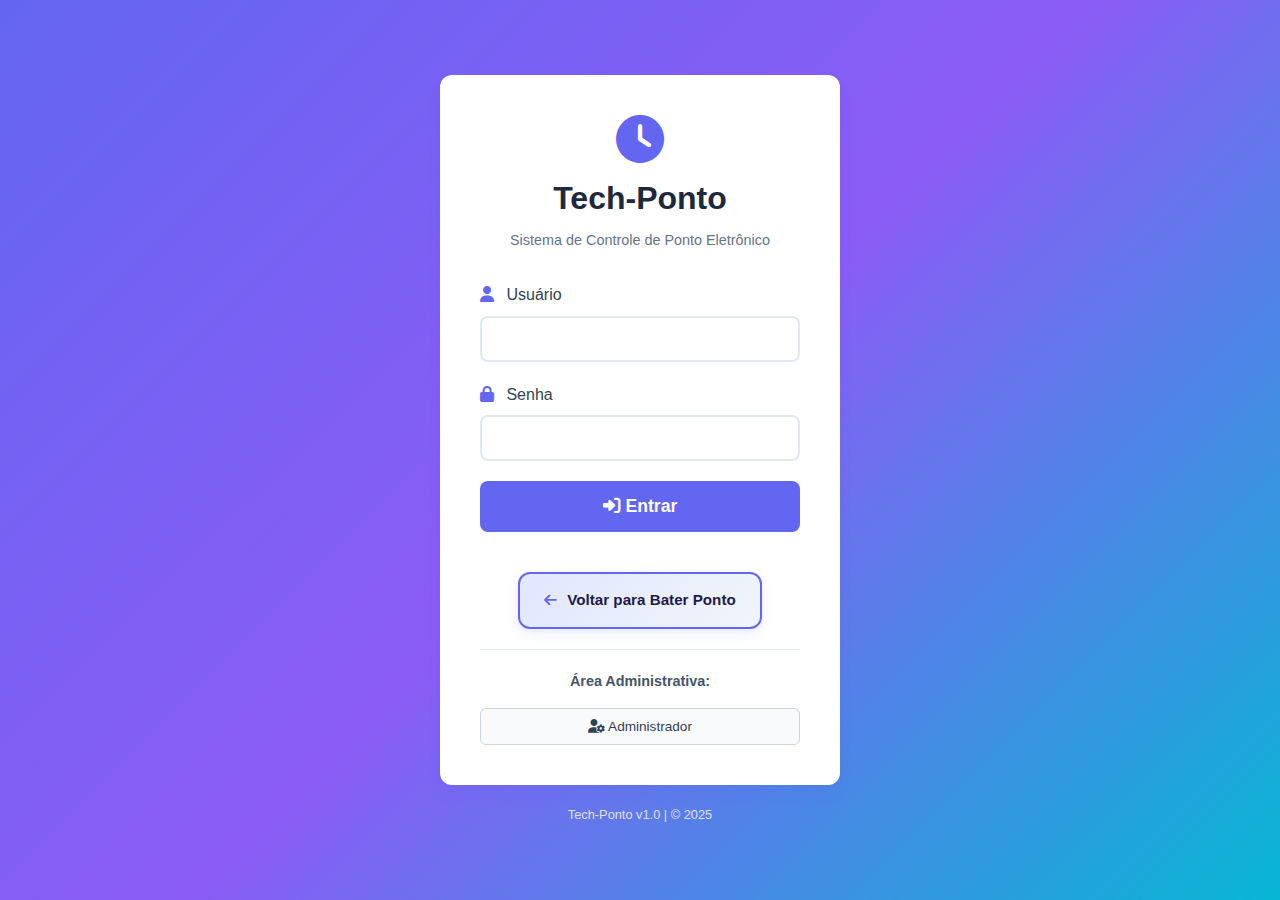
<file: frontend/login.html>
<!DOCTYPE html>
<html lang="pt-BR">
<head>
    <meta charset="UTF-8">
    <meta name="viewport" content="width=device-width, initial-scale=1.0">
    <title>Tech-Ponto - Sistema de Controle de Ponto</title>
    <link rel="icon" href="data:image/svg+xml,<svg xmlns=%22http://www.w3.org/2000/svg%22 viewBox=%220 0 100 100%22><text y=%22.9em%22 font-size=%2290%22>⏰</text></svg>">
    <link rel="stylesheet" href="css/style.css">
    <link href="https://cdnjs.cloudflare.com/ajax/libs/font-awesome/6.4.0/css/all.min.css" rel="stylesheet">
</head>
<body class="login-page">
    <div class="login-container">
        <div class="login-box">
            <div class="logo">
                <i class="fas fa-clock"></i>
                <h1>Tech-Ponto</h1>
                <p>Sistema de Controle de Ponto Eletrônico</p>
            </div>
            
            <form id="loginForm" class="login-form">
                <div class="form-group">
                    <label for="login">
                        <i class="fas fa-user"></i>
                        Usuário
                    </label>
                    <input type="text" id="login" name="login" required autocomplete="username">
                </div>
                
                <div class="form-group">
                    <label for="senha">
                        <i class="fas fa-lock"></i>
                        Senha
                    </label>
                    <input type="password" id="senha" name="senha" required autocomplete="current-password">
                </div>
                
                <button type="submit" class="btn-login">
                    <i class="fas fa-sign-in-alt"></i>
                    Entrar
                </button>
            </form>
            
            <div class="back-to-punch">
                <a href="funcionario.html" class="btn-back">
                    <i class="fas fa-arrow-left"></i>
                    Voltar para Bater Ponto
                </a>
            </div>
            
            <div class="demo-users">
                <h4>Área Administrativa:</h4>
                <div class="demo-buttons">
                    <button class="demo-btn" onclick="preencherDemo('admin', 'admin123')">
                        <i class="fas fa-user-cog"></i>
                        Administrador
                    </button>
                </div>
            </div>
        </div>
        
        <div class="version-info">
            <p>Tech-Ponto v1.0 | © 2025</p>
        </div>
    </div>

    <script src="js/auth.js"></script>
</body>
</html>
</file>
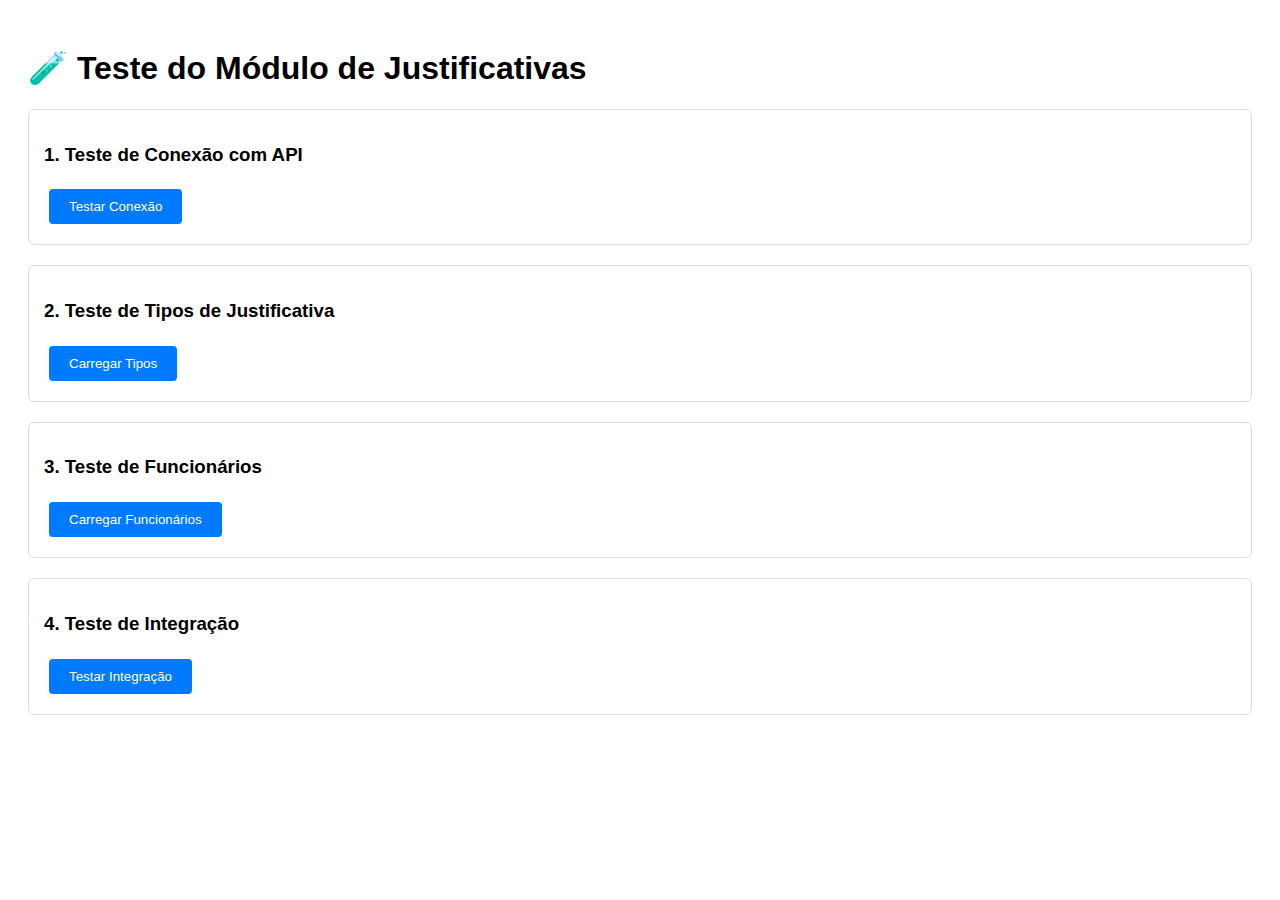
<file: frontend/teste_justificativas.html>
<!DOCTYPE html>
<html lang="pt-BR">
<head>
    <meta charset="UTF-8">
    <meta name="viewport" content="width=device-width, initial-scale=1.0">
    <title>Teste Módulo Justificativas</title>
    <style>
        body { font-family: Arial, sans-serif; padding: 20px; }
        .result { margin: 10px 0; padding: 10px; border-radius: 4px; }
        .success { background: #d4edda; color: #155724; }
        .error { background: #f8d7da; color: #721c24; }
        .info { background: #d1ecf1; color: #0c5460; }
        button { padding: 10px 20px; margin: 5px; background: #007bff; color: white; border: none; border-radius: 4px; cursor: pointer; }
        .test-section { margin: 20px 0; padding: 15px; border: 1px solid #ddd; border-radius: 6px; }
    </style>
</head>
<body>
    <h1>🧪 Teste do Módulo de Justificativas</h1>
    
    <div class="test-section">
        <h3>1. Teste de Conexão com API</h3>
        <button onclick="testarConexaoAPI()">Testar Conexão</button>
        <div id="resultadoConexao"></div>
    </div>
    
    <div class="test-section">
        <h3>2. Teste de Tipos de Justificativa</h3>
        <button onclick="testarTiposJustificativa()">Carregar Tipos</button>
        <div id="resultadoTipos"></div>
    </div>
    
    <div class="test-section">
        <h3>3. Teste de Funcionários</h3>
        <button onclick="testarFuncionarios()">Carregar Funcionários</button>
        <div id="resultadoFuncionarios"></div>
    </div>
    
    <div class="test-section">
        <h3>4. Teste de Integração</h3>
        <button onclick="testarIntegracao()">Testar Integração</button>
        <div id="resultadoIntegracao"></div>
    </div>

    <script>
        function mostrarResultado(elementoId, mensagem, sucesso = true) {
            const div = document.getElementById(elementoId);
            div.innerHTML = `<div class="result ${sucesso ? 'success' : 'error'}">${mensagem}</div>`;
        }

        async function testarConexaoAPI() {
            mostrarResultado('resultadoConexao', 'Testando conexão com API...', true);
            
            try {
                const response = await fetch('../backend/api/justificativas.php?action=tipos');
                const data = await response.json();
                
                if (data.success) {
                    mostrarResultado('resultadoConexao', '✅ Conexão com API funcionando!', true);
                } else {
                    mostrarResultado('resultadoConexao', `❌ Erro na API: ${data.message}`, false);
                }
            } catch (error) {
                mostrarResultado('resultadoConexao', `❌ Erro de conexão: ${error.message}`, false);
            }
        }

        async function testarTiposJustificativa() {
            mostrarResultado('resultadoTipos', 'Carregando tipos de justificativa...', true);
            
            try {
                const response = await fetch('../backend/api/justificativas.php?action=tipos');
                const data = await response.json();
                
                if (data.success) {
                    const tipos = data.data.tipos;
                    let html = `✅ ${tipos.length} tipos carregados:<br>`;
                    tipos.forEach(tipo => {
                        html += `• ${tipo.nome} (${tipo.codigo})<br>`;
                    });
                    mostrarResultado('resultadoTipos', html, true);
                } else {
                    mostrarResultado('resultadoTipos', `❌ Erro: ${data.message}`, false);
                }
            } catch (error) {
                mostrarResultado('resultadoTipos', `❌ Erro: ${error.message}`, false);
            }
        }

        async function testarFuncionarios() {
            mostrarResultado('resultadoFuncionarios', 'Carregando funcionários...', true);
            
            try {
                const response = await fetch('../backend/api/justificativas.php?action=funcionarios');
                const data = await response.json();
                
                if (data.success) {
                    const funcionarios = data.data.funcionarios;
                    let html = `✅ ${funcionarios.length} funcionários carregados:<br>`;
                    funcionarios.forEach(func => {
                        html += `• ${func.nome} (${func.matricula})<br>`;
                    });
                    mostrarResultado('resultadoFuncionarios', html, true);
                } else {
                    mostrarResultado('resultadoFuncionarios', `❌ Erro: ${data.message}`, false);
                }
            } catch (error) {
                mostrarResultado('resultadoFuncionarios', `❌ Erro: ${error.message}`, false);
            }
        }

        async function testarIntegracao() {
            mostrarResultado('resultadoIntegracao', 'Testando integração com sistema de ponto...', true);
            
            try {
                // Testar API de integração
                const response = await fetch('../backend/api/pontos-justificativas.php?action=verificar&funcionario_id=1&data=2024-12-01&periodo=integral');
                const data = await response.json();
                
                if (data.success) {
                    mostrarResultado('resultadoIntegracao', '✅ Integração funcionando! API de pontos-justificativas respondendo.', true);
                } else {
                    mostrarResultado('resultadoIntegracao', `⚠️ API respondeu mas com aviso: ${data.message}`, true);
                }
            } catch (error) {
                mostrarResultado('resultadoIntegracao', `❌ Erro na integração: ${error.message}`, false);
            }
        }

        // Teste automático ao carregar a página
        window.addEventListener('load', function() {
            setTimeout(() => {
                testarConexaoAPI();
            }, 1000);
        });
    </script>
</body>
</html>
</file>
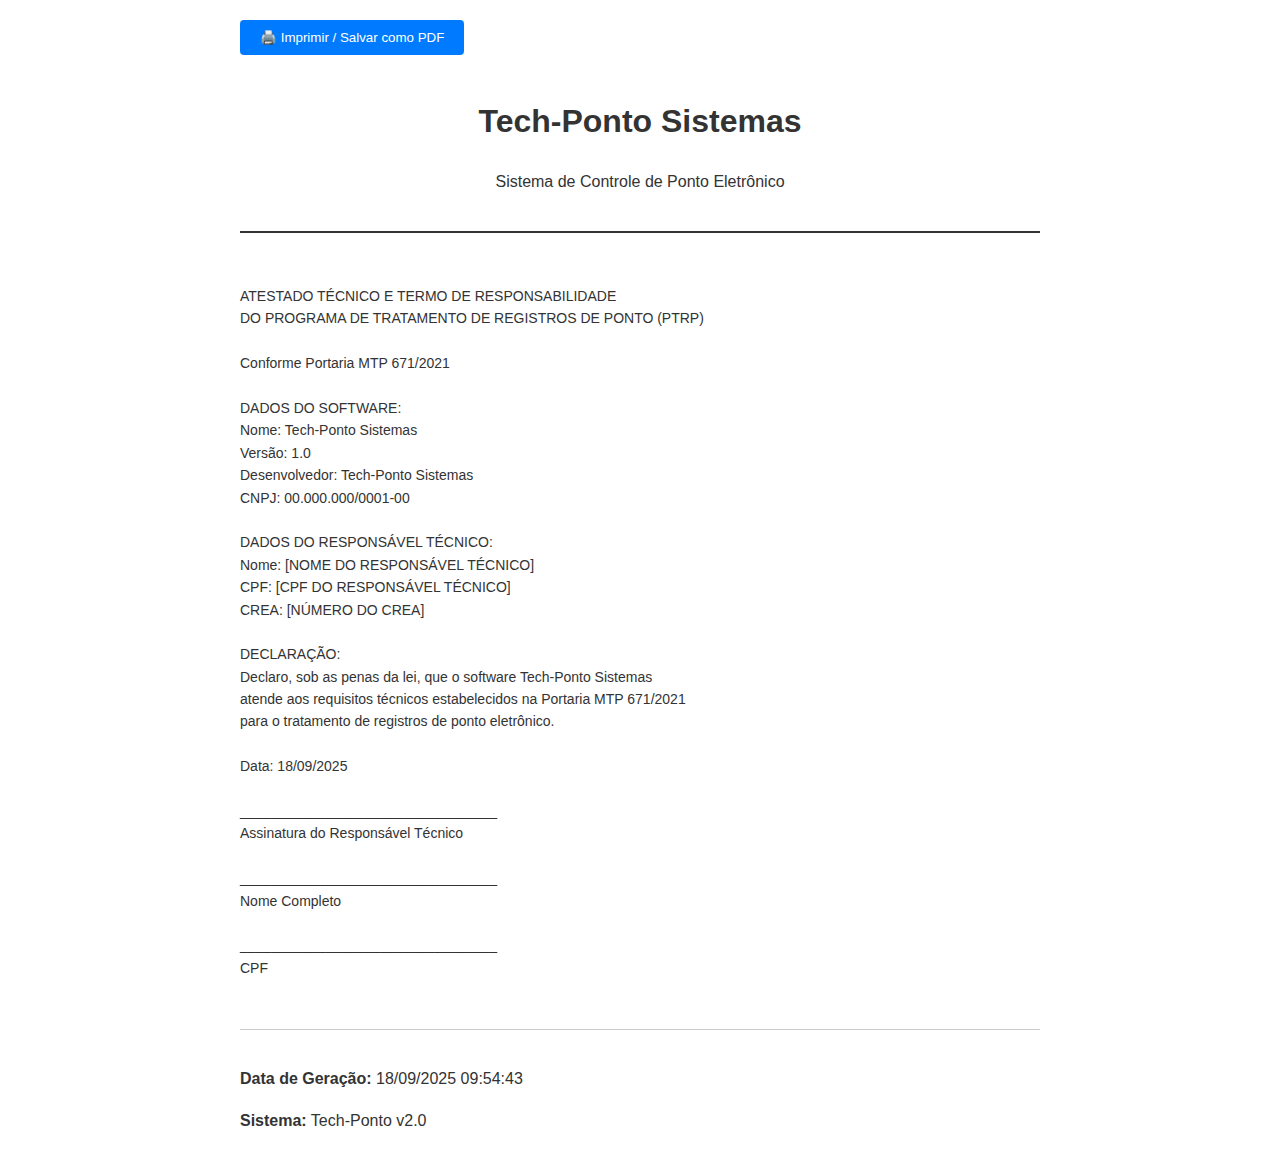
<file: backend/compliance/temp/Atestado_Tecnico_PTRP.html>
<!DOCTYPE html>
<html lang="pt-BR">
<head>
    <meta charset="UTF-8">
    <meta name="viewport" content="width=device-width, initial-scale=1.0">
    <title>Documento - Tech-Ponto</title>
    <style>
        body {
            font-family: Arial, sans-serif;
            max-width: 800px;
            margin: 0 auto;
            padding: 20px;
            line-height: 1.6;
            color: #333;
        }
        .header {
            text-align: center;
            border-bottom: 2px solid #333;
            padding-bottom: 20px;
            margin-bottom: 30px;
        }
        .content {
            white-space: pre-line;
            font-size: 14px;
        }
        .signature-section {
            margin-top: 50px;
            border-top: 1px solid #ccc;
            padding-top: 20px;
        }
        .signature-line {
            border-bottom: 1px solid #333;
            width: 300px;
            margin: 20px 0;
        }
        @media print {
            body { margin: 0; padding: 15px; }
            .no-print { display: none; }
        }
        .print-button {
            background: #007bff;
            color: white;
            padding: 10px 20px;
            border: none;
            border-radius: 4px;
            cursor: pointer;
            margin-bottom: 20px;
        }
    </style>
</head>
<body>
    <button class="print-button no-print" onclick="window.print()">🖨️ Imprimir / Salvar como PDF</button>
    
    <div class="header">
        <h1>Tech-Ponto Sistemas</h1>
        <p>Sistema de Controle de Ponto Eletrônico</p>
    </div>
    
    <div class="content">
        ATESTADO TÉCNICO E TERMO DE RESPONSABILIDADE
        DO PROGRAMA DE TRATAMENTO DE REGISTROS DE PONTO (PTRP)
        
        Conforme Portaria MTP 671/2021
        
        DADOS DO SOFTWARE:
        Nome: Tech-Ponto Sistemas
        Versão: 1.0
        Desenvolvedor: Tech-Ponto Sistemas
        CNPJ: 00.000.000/0001-00
        
        DADOS DO RESPONSÁVEL TÉCNICO:
        Nome: [NOME DO RESPONSÁVEL TÉCNICO]
        CPF: [CPF DO RESPONSÁVEL TÉCNICO]
        CREA: [NÚMERO DO CREA]
        
        DECLARAÇÃO:
        Declaro, sob as penas da lei, que o software Tech-Ponto Sistemas
        atende aos requisitos técnicos estabelecidos na Portaria MTP 671/2021
        para o tratamento de registros de ponto eletrônico.
        
        Data: 18/09/2025
        
        _________________________________
        Assinatura do Responsável Técnico
        
        _________________________________
        Nome Completo
        
        _________________________________
        CPF
        </div>
    
    <div class="signature-section">
        <p><strong>Data de Geração:</strong> 18/09/2025 09:54:43</p>
        <p><strong>Sistema:</strong> Tech-Ponto v2.0</p>
    </div>
</body>
</html>
</file>
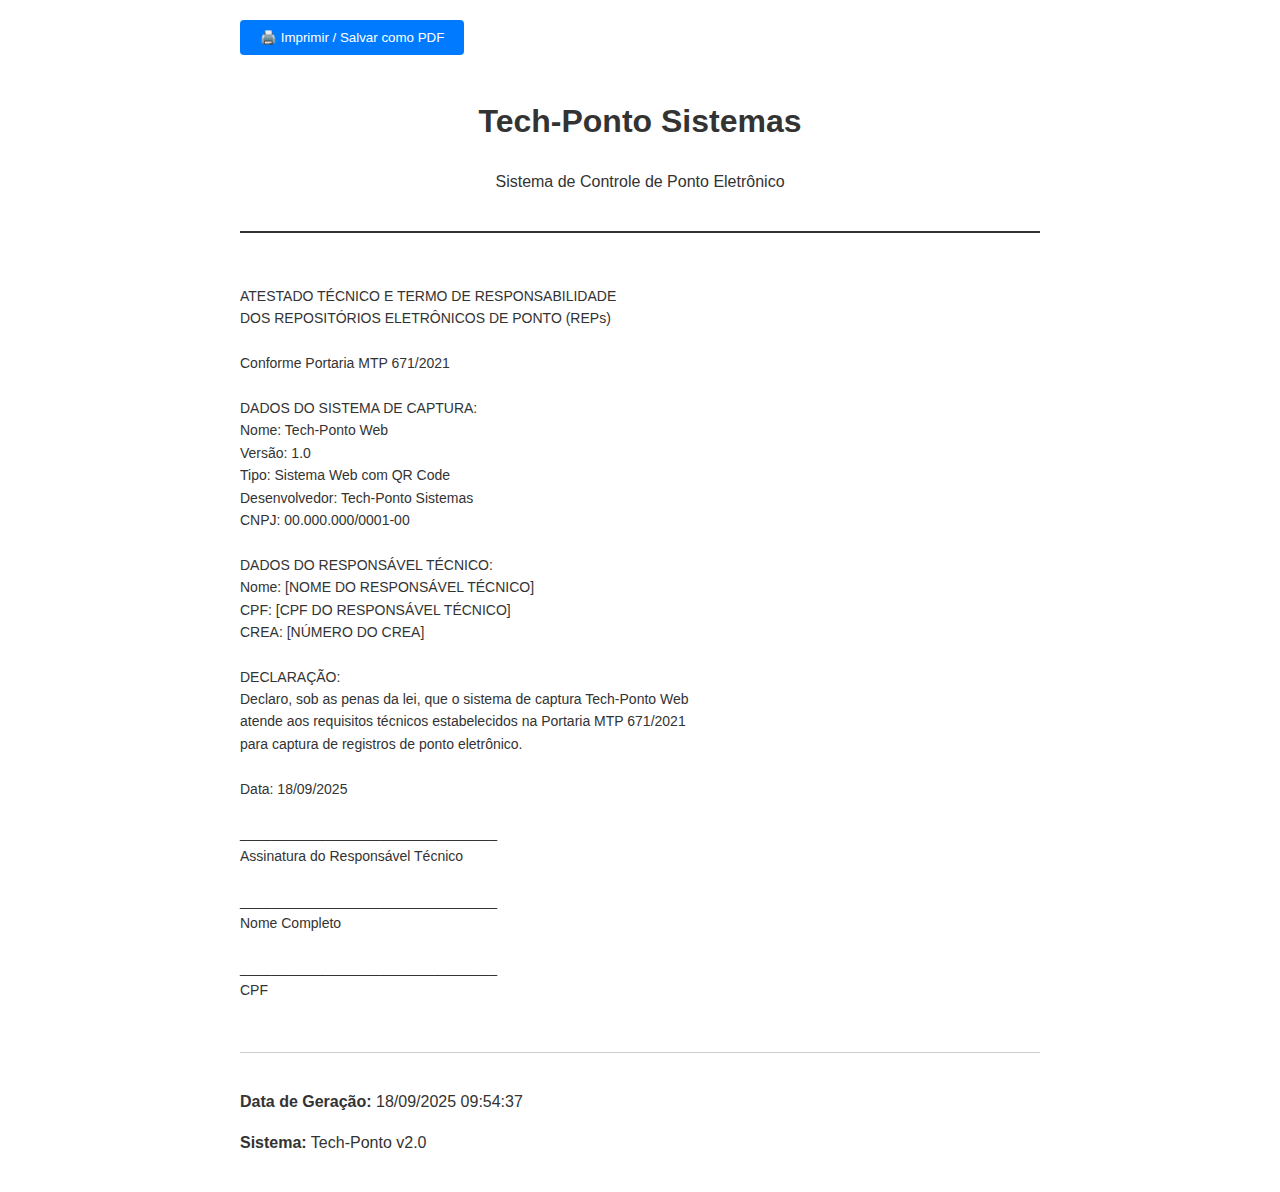
<file: backend/compliance/temp/Atestado_Tecnico_REPs.html>
<!DOCTYPE html>
<html lang="pt-BR">
<head>
    <meta charset="UTF-8">
    <meta name="viewport" content="width=device-width, initial-scale=1.0">
    <title>Documento - Tech-Ponto</title>
    <style>
        body {
            font-family: Arial, sans-serif;
            max-width: 800px;
            margin: 0 auto;
            padding: 20px;
            line-height: 1.6;
            color: #333;
        }
        .header {
            text-align: center;
            border-bottom: 2px solid #333;
            padding-bottom: 20px;
            margin-bottom: 30px;
        }
        .content {
            white-space: pre-line;
            font-size: 14px;
        }
        .signature-section {
            margin-top: 50px;
            border-top: 1px solid #ccc;
            padding-top: 20px;
        }
        .signature-line {
            border-bottom: 1px solid #333;
            width: 300px;
            margin: 20px 0;
        }
        @media print {
            body { margin: 0; padding: 15px; }
            .no-print { display: none; }
        }
        .print-button {
            background: #007bff;
            color: white;
            padding: 10px 20px;
            border: none;
            border-radius: 4px;
            cursor: pointer;
            margin-bottom: 20px;
        }
    </style>
</head>
<body>
    <button class="print-button no-print" onclick="window.print()">🖨️ Imprimir / Salvar como PDF</button>
    
    <div class="header">
        <h1>Tech-Ponto Sistemas</h1>
        <p>Sistema de Controle de Ponto Eletrônico</p>
    </div>
    
    <div class="content">
        ATESTADO TÉCNICO E TERMO DE RESPONSABILIDADE
        DOS REPOSITÓRIOS ELETRÔNICOS DE PONTO (REPs)
        
        Conforme Portaria MTP 671/2021
        
        DADOS DO SISTEMA DE CAPTURA:
        Nome: Tech-Ponto Web
        Versão: 1.0
        Tipo: Sistema Web com QR Code
        Desenvolvedor: Tech-Ponto Sistemas
        CNPJ: 00.000.000/0001-00
        
        DADOS DO RESPONSÁVEL TÉCNICO:
        Nome: [NOME DO RESPONSÁVEL TÉCNICO]
        CPF: [CPF DO RESPONSÁVEL TÉCNICO]
        CREA: [NÚMERO DO CREA]
        
        DECLARAÇÃO:
        Declaro, sob as penas da lei, que o sistema de captura Tech-Ponto Web
        atende aos requisitos técnicos estabelecidos na Portaria MTP 671/2021
        para captura de registros de ponto eletrônico.
        
        Data: 18/09/2025
        
        _________________________________
        Assinatura do Responsável Técnico
        
        _________________________________
        Nome Completo
        
        _________________________________
        CPF
        </div>
    
    <div class="signature-section">
        <p><strong>Data de Geração:</strong> 18/09/2025 09:54:37</p>
        <p><strong>Sistema:</strong> Tech-Ponto v2.0</p>
    </div>
</body>
</html>
</file>
<file: frontend/css/style.css>
/* Reset e Configurações Gerais */
* {
    margin: 0;
    padding: 0;
    box-sizing: border-box;
}

:root {
    /* SynapseDev Brand Colors */
    --synapse-primary: #6366f1;        /* Índigo tecnológico */
    --synapse-secondary: #8b5cf6;      /* Roxo inovador */
    --synapse-accent: #06b6d4;         /* Ciano conectividade */
    --synapse-dark: #1e1b4b;           /* Azul escuro profundo */
    --synapse-light: #e0e7ff;          /* Índigo claro */
    --synapse-gradient: linear-gradient(135deg, #6366f1, #8b5cf6, #06b6d4);
    
    /* Cores de apoio */
    --primary-blue: var(--synapse-primary);
    --secondary-blue: var(--synapse-secondary);
    --light-blue: var(--synapse-light);
    --success-green: #10b981;
    --warning-orange: #f59e0b;
    --danger-red: #ef4444;
    --gray-100: #f8fafc;
    --gray-200: #e2e8f0;
    --gray-300: #cbd5e1;
    --gray-400: #94a3b8;
    --gray-500: #64748b;
    --gray-600: #475569;
    --gray-700: #334155;
    --gray-800: #1e293b;
    --gray-900: #0f172a;
    --white: #ffffff;
    --shadow: 0 4px 6px -1px rgba(99, 102, 241, 0.1), 0 2px 4px -1px rgba(99, 102, 241, 0.06);
    --shadow-lg: 0 10px 15px -3px rgba(99, 102, 241, 0.1), 0 4px 6px -2px rgba(99, 102, 241, 0.05);
}

body {
    font-family: 'Segoe UI', Tahoma, Geneva, Verdana, sans-serif;
    line-height: 1.6;
    color: var(--gray-800);
    background: var(--synapse-gradient);
    min-height: 100vh;
}

/* Página de Login */
.login-page {
    display: flex;
    align-items: center;
    justify-content: center;
    padding: 20px;
}

.login-container {
    display: flex;
    flex-direction: column;
    align-items: center;
    gap: 20px;
    width: 100%;
    max-width: 400px;
}

.login-box {
    background: var(--white);
    padding: 40px;
    border-radius: 12px;
    box-shadow: var(--shadow-lg);
    width: 100%;
}

.logo {
    text-align: center;
    margin-bottom: 30px;
}

.logo i {
    font-size: 3rem;
    color: var(--primary-blue);
    margin-bottom: 10px;
}

.logo h1 {
    font-size: 2rem;
    color: var(--gray-800);
    margin-bottom: 5px;
}

.logo p {
    color: var(--gray-500);
    font-size: 0.9rem;
}

.form-group {
    margin-bottom: 20px;
}

.form-group label {
    display: block;
    margin-bottom: 8px;
    color: var(--gray-700);
    font-weight: 500;
}

.form-group label i {
    margin-right: 8px;
    color: var(--primary-blue);
}

.form-group input {
    width: 100%;
    padding: 12px 15px;
    border: 2px solid var(--gray-200);
    border-radius: 8px;
    font-size: 1rem;
    transition: all 0.3s ease;
}

.form-group input:focus {
    outline: none;
    border-color: var(--primary-blue);
    box-shadow: 0 0 0 3px rgba(37, 99, 235, 0.1);
}

.btn-login {
    width: 100%;
    padding: 15px;
    background: var(--primary-blue);
    color: var(--white);
    border: none;
    border-radius: 8px;
    font-size: 1.1rem;
    font-weight: 600;
    cursor: pointer;
    transition: all 0.3s ease;
    margin-bottom: 20px;
}

.btn-login:hover {
    background: var(--secondary-blue);
    transform: translateY(-2px);
}

.demo-users {
    text-align: center;
    padding-top: 20px;
    border-top: 1px solid var(--gray-200);
}

.demo-users h4 {
    color: var(--gray-600);
    margin-bottom: 15px;
    font-size: 0.9rem;
}

.demo-buttons {
    display: flex;
    gap: 10px;
    justify-content: center;
}

.demo-info {
    margin-top: 15px;
    padding: 10px;
    background: var(--light-blue);
    border-radius: 8px;
    color: var(--gray-600);
    font-size: 0.85rem;
    border-left: 3px solid var(--primary-blue);
}

.demo-info i {
    color: var(--primary-blue);
    margin-right: 5px;
}

/* Botão de voltar para bater ponto */
.back-to-punch {
    text-align: center;
    margin: 20px 0;
    padding: 0 10px;
}

.btn-back {
    display: inline-flex;
    align-items: center;
    justify-content: center;
    gap: 10px;
    padding: 14px 24px;
    background: linear-gradient(135deg, var(--synapse-light), #f1f5f9);
    color: var(--synapse-dark);
    text-decoration: none;
    border-radius: 12px;
    font-size: 0.95rem;
    font-weight: 600;
    transition: all 0.3s cubic-bezier(0.4, 0, 0.2, 1);
    border: 2px solid var(--synapse-primary);
    box-shadow: 0 4px 12px rgba(99, 102, 241, 0.15);
    position: relative;
    overflow: hidden;
    min-width: 200px;
}

.btn-back::before {
    content: '';
    position: absolute;
    top: 0;
    left: -100%;
    width: 100%;
    height: 100%;
    background: linear-gradient(90deg, transparent, rgba(255, 255, 255, 0.4), transparent);
    transition: left 0.5s;
}

.btn-back:hover {
    background: var(--synapse-gradient);
    color: var(--white);
    transform: translateY(-2px);
    box-shadow: 0 8px 25px rgba(99, 102, 241, 0.3);
    border-color: var(--synapse-accent);
}

.btn-back:hover::before {
    left: 100%;
}

.btn-back:active {
    transform: translateY(0);
    box-shadow: 0 4px 15px rgba(0, 0, 0, 0.2);
}

.btn-back i {
    font-size: 0.9rem;
    color: var(--synapse-primary);
    transition: transform 0.3s ease;
}

.btn-back:hover i {
    transform: translateX(-2px);
}

/* Cards de Compliance */
.compliance-card {
    background: white;
    border-radius: 8px;
    box-shadow: 0 2px 4px rgba(0,0,0,0.1);
    overflow: hidden;
    transition: transform 0.2s, box-shadow 0.2s;
}

.compliance-card:hover {
    transform: translateY(-2px);
    box-shadow: 0 4px 8px rgba(0,0,0,0.15);
}

.compliance-card .card-header {
    background: linear-gradient(135deg, #667eea 0%, #764ba2 100%);
    color: white;
    padding: 20px;
    display: flex;
    align-items: center;
    gap: 12px;
}

.compliance-card .card-header i {
    font-size: 24px;
}

.compliance-card .card-header h4 {
    margin: 0;
    font-size: 16px;
    font-weight: 600;
}

.compliance-card .card-content {
    padding: 20px;
}

.compliance-card .card-content p {
    margin: 0 0 15px 0;
    color: #666;
    line-height: 1.5;
}

.compliance-card .btn-primary {
    width: 100%;
    justify-content: center;
}

.compliance-history {
    margin-top: 30px;
}

.compliance-history h4 {
    margin-bottom: 15px;
    color: #333;
    font-size: 18px;
}

/* Badges para tipos de arquivo */
.badge {
    display: inline-block;
    padding: 4px 8px;
    border-radius: 4px;
    font-size: 12px;
    font-weight: 600;
    text-transform: uppercase;
}

.badge-primary { background: #007bff; color: white; }
.badge-info { background: #17a2b8; color: white; }
.badge-warning { background: #ffc107; color: #212529; }
.badge-success { background: #28a745; color: white; }
.badge-secondary { background: #6c757d; color: white; }

/* Responsividade para o botão de voltar */
@media (max-width: 768px) {
    .back-to-punch {
        margin: 15px 0;
        padding: 0 5px;
    }
    
    .btn-back {
        padding: 12px 20px;
        font-size: 0.9rem;
        min-width: 180px;
        gap: 8px;
    }
    
    .btn-back i {
        font-size: 0.8rem;
    }
}

@media (max-width: 480px) {
    .btn-back {
        padding: 10px 16px;
        font-size: 0.85rem;
        min-width: 160px;
        gap: 6px;
    }
    
    .btn-back i {
        font-size: 0.75rem;
    }
}


.demo-btn {
    flex: 1;
    padding: 10px 15px;
    background: var(--gray-100);
    color: var(--gray-700);
    border: 1px solid var(--gray-300);
    border-radius: 6px;
    cursor: pointer;
    font-size: 0.85rem;
    transition: all 0.3s ease;
}

.demo-btn:hover {
    background: var(--gray-200);
}

.version-info {
    text-align: center;
    color: rgba(255, 255, 255, 0.8);
    font-size: 0.8rem;
}

/* Dashboard Principal */
.dashboard {
    background: var(--gray-100);
    min-height: 100vh;
}

.header {
    background: var(--white);
    box-shadow: var(--shadow);
    padding: 0 20px;
}

.header-content {
    display: flex;
    justify-content: space-between;
    align-items: center;
    max-width: 1200px;
    margin: 0 auto;
    height: 70px;
}

.header-logo {
    display: flex;
    align-items: center;
    gap: 12px;
}

.header-logo i {
    font-size: 1.8rem;
    color: var(--primary-blue);
}

.header-logo h2 {
    color: var(--gray-800);
    font-size: 1.5rem;
}

.user-info {
    display: flex;
    align-items: center;
    gap: 15px;
}

.user-name {
    font-weight: 600;
    color: var(--gray-700);
}

.user-type {
    background: var(--light-blue);
    color: var(--primary-blue);
    padding: 4px 12px;
    border-radius: 20px;
    font-size: 0.8rem;
    font-weight: 500;
}

.btn-verify-session {
    background: var(--success-green);
    color: var(--white);
    border: none;
    padding: 8px 12px;
    border-radius: 6px;
    cursor: pointer;
    font-size: 0.9rem;
    transition: all 0.3s ease;
    margin-right: 8px;
    display: flex;
    align-items: center;
    gap: 5px;
}

.btn-verify-session:hover {
    background: #16a085;
}

.btn-logout {
    background: var(--danger-red);
    color: var(--white);
    border: none;
    padding: 8px 15px;
    border-radius: 6px;
    cursor: pointer;
    font-size: 0.9rem;
    transition: all 0.3s ease;
}

.btn-logout:hover {
    background: #dc2626;
}

.main-content {
    max-width: 1200px;
    margin: 0 auto;
    padding: 30px 20px;
}

/* Cards de Status */
.status-grid {
    display: grid;
    grid-template-columns: repeat(auto-fit, minmax(250px, 1fr));
    gap: 20px;
    margin-bottom: 30px;
}

.status-card {
    background: var(--white);
    padding: 25px;
    border-radius: 12px;
    box-shadow: var(--shadow);
    transition: transform 0.3s ease;
}

.status-card:hover {
    transform: translateY(-2px);
}

.status-card h3 {
    color: var(--gray-600);
    font-size: 0.9rem;
    margin-bottom: 10px;
    text-transform: uppercase;
    letter-spacing: 0.5px;
}

.status-value {
    font-size: 2rem;
    font-weight: bold;
    margin-bottom: 5px;
}

.status-card.today .status-value {
    color: var(--primary-blue);
}

.status-card.worked .status-value {
    color: var(--success-green);
}

.status-card.balance .status-value {
    color: var(--warning-orange);
}

.status-card.balance .status-value.positive {
    color: var(--success-green);
}

.status-card.balance .status-value.negative {
    color: var(--danger-red);
}

/* Botões de Ponto */
.punch-section {
    background: var(--white);
    padding: 30px;
    border-radius: 12px;
    box-shadow: var(--shadow);
    margin-bottom: 30px;
}

.punch-section h3 {
    color: var(--gray-800);
    margin-bottom: 20px;
    font-size: 1.3rem;
}

.punch-buttons {
    display: grid;
    grid-template-columns: repeat(auto-fit, minmax(200px, 1fr));
    gap: 15px;
}

.punch-btn {
    display: flex;
    flex-direction: column;
    align-items: center;
    gap: 10px;
    padding: 25px;
    border: none;
    border-radius: 12px;
    cursor: pointer;
    font-weight: 600;
    font-size: 1rem;
    transition: all 0.3s ease;
    position: relative;
    overflow: hidden;
}

.punch-btn i {
    font-size: 2rem;
}

.punch-btn.entrada {
    background: linear-gradient(135deg, var(--success-green), #059669);
    color: var(--white);
}

.punch-btn.almoco-saida {
    background: linear-gradient(135deg, var(--warning-orange), #d97706);
    color: var(--white);
}

.punch-btn.almoco-volta {
    background: linear-gradient(135deg, #8b5cf6, #7c3aed);
    color: var(--white);
}

.punch-btn.saida {
    background: linear-gradient(135deg, var(--danger-red), #dc2626);
    color: var(--white);
}

.punch-btn:hover {
    transform: translateY(-3px);
    box-shadow: var(--shadow-lg);
}

.punch-btn:disabled {
    opacity: 0.6;
    cursor: not-allowed;
    transform: none;
}

.punch-btn:disabled:hover {
    transform: none;
}

/* Histórico */
.history-section {
    background: var(--white);
    border-radius: 12px;
    box-shadow: var(--shadow);
    overflow: hidden;
}

.history-header {
    padding: 25px 30px;
    background: var(--gray-50);
    border-bottom: 1px solid var(--gray-200);
    display: flex;
    justify-content: space-between;
    align-items: center;
}

.history-header h3 {
    color: var(--gray-800);
    font-size: 1.3rem;
}

.date-filter {
    display: flex;
    gap: 10px;
    align-items: center;
}

.date-filter input {
    padding: 8px 12px;
    border: 1px solid var(--gray-300);
    border-radius: 6px;
    font-size: 0.9rem;
}

.btn-filter {
    background: var(--primary-blue);
    color: var(--white);
    border: none;
    padding: 8px 15px;
    border-radius: 6px;
    cursor: pointer;
    font-size: 0.9rem;
    transition: background 0.3s ease;
}

.btn-filter:hover {
    background: var(--secondary-blue);
}

.history-table {
    overflow-x: auto;
}

table {
    width: 100%;
    border-collapse: collapse;
}

th, td {
    padding: 15px 20px;
    text-align: left;
    border-bottom: 1px solid var(--gray-200);
}

th {
    background: var(--gray-50);
    color: var(--gray-700);
    font-weight: 600;
    font-size: 0.9rem;
    text-transform: uppercase;
    letter-spacing: 0.5px;
}

tr:hover {
    background: var(--gray-50);
}

.status-badge {
    padding: 4px 10px;
    border-radius: 12px;
    font-size: 0.8rem;
    font-weight: 500;
}

.status-badge.completo {
    background: #d1fae5;
    color: #065f46;
}

.status-badge.incompleto {
    background: #fef3c7;
    color: #92400e;
}

.status-badge.extras {
    background: #dbeafe;
    color: #1e40af;
}

.status-badge.faltas {
    background: #fee2e2;
    color: #991b1b;
}

.status-badge.normal {
    background: #f3f4f6;
    color: #374151;
}

/* Classes para indicadores de saldo */
.extra, .extras {
    color: #10b981;
    font-weight: bold;
}

.falta, .faltas {
    color: #ef4444;
    font-weight: bold;
}

/* Classes para indicadores de justificativa */
.justificativa {
    display: inline-block;
    padding: 2px 6px;
    border-radius: 4px;
    font-size: 10px;
    font-weight: bold;
    text-transform: uppercase;
    color: white;
    margin: 1px;
}

.justificativa.ferias {
    background-color: #3b82f6; /* azul */
}

.justificativa.atestado {
    background-color: #f59e0b; /* laranja */
}

.justificativa.ausencia {
    background-color: #8b5cf6; /* roxo */
}

.justificativa.licenca {
    background-color: #06b6d4; /* ciano */
}

.justificativa.domingo-folga {
    background-color: #6366f1; /* índigo */
}

.justificativa.folga {
    background-color: #10b981; /* verde */
}

.justificativa:not(.ferias):not(.atestado):not(.ausencia):not(.licenca):not(.folga) {
    background-color: #6b7280; /* cinza */
}

/* Painel Admin */
.admin-nav {
    background: var(--white);
    padding: 20px 0;
    margin-bottom: 20px;
    border-bottom: 1px solid var(--gray-200);
}

.nav-tabs {
    display: flex;
    gap: 10px;
    max-width: 1200px;
    margin: 0 auto;
    padding: 0 20px;
}

.nav-tab {
    padding: 12px 20px;
    border: none;
    background: var(--gray-100);
    color: var(--gray-600);
    border-radius: 8px;
    cursor: pointer;
    font-weight: 500;
    transition: all 0.3s ease;
}

.nav-tab.active {
    background: var(--primary-blue);
    color: var(--white);
}

.nav-tab:hover:not(.active) {
    background: var(--gray-200);
}

.tab-content {
    display: none;
}

.tab-content.active {
    display: block;
}

/* Garantir que apenas a aba ativa seja visível */
.tab-content:not(.active) {
    display: none !important;
}

.admin-section {
    background: var(--white);
    padding: 30px;
    border-radius: 12px;
    box-shadow: var(--shadow);
    margin-bottom: 20px;
}

.section-header {
    display: flex;
    justify-content: space-between;
    align-items: center;
    margin-bottom: 25px;
    padding-bottom: 15px;
    border-bottom: 1px solid var(--gray-200);
}

.section-header h3 {
    color: var(--gray-800);
    font-size: 1.3rem;
}

.btn-primary {
    background: var(--primary-blue);
    color: var(--white);
    border: none;
    padding: 10px 20px;
    border-radius: 8px;
    cursor: pointer;
    font-weight: 500;
    transition: all 0.3s ease;
    display: inline-flex;
    align-items: center;
    gap: 8px;
}

.btn-primary:hover {
    background: var(--secondary-blue);
    transform: translateY(-1px);
}

.btn-secondary {
    background: var(--gray-500);
    color: var(--white);
    border: none;
    padding: 8px 15px;
    border-radius: 6px;
    cursor: pointer;
    font-size: 0.9rem;
    transition: background 0.3s ease;
}

.btn-secondary:hover {
    background: var(--gray-600);
}

.btn-danger {
    background: var(--danger-red);
    color: var(--white);
    border: none;
    padding: 8px 15px;
    border-radius: 6px;
    cursor: pointer;
    font-size: 0.9rem;
    transition: background 0.3s ease;
}

.btn-danger:hover {
    background: #dc2626;
}

/* Modal */
.modal {
    display: none;
    position: fixed;
    top: 0;
    left: 0;
    width: 100%;
    height: 100%;
    background: rgba(0, 0, 0, 0.5);
    z-index: 1000;
    backdrop-filter: blur(4px);
}

.modal.active {
    display: flex;
    align-items: center;
    justify-content: center;
    padding: 20px;
}

.modal-content {
    background: var(--white);
    padding: 30px;
    border-radius: 12px;
    box-shadow: var(--shadow-lg);
    width: 100%;
    max-width: 500px;
    max-height: 90vh;
    overflow-y: auto;
}

.modal-header {
    display: flex;
    justify-content: space-between;
    align-items: center;
    margin-bottom: 20px;
    padding-bottom: 15px;
    border-bottom: 1px solid var(--gray-200);
}

.modal-header h4 {
    color: var(--gray-800);
    font-size: 1.2rem;
}

.btn-close {
    background: none;
    border: none;
    font-size: 1.5rem;
    cursor: pointer;
    color: var(--gray-500);
    padding: 5px;
    border-radius: 50%;
    transition: all 0.3s ease;
}

.btn-close:hover {
    background: var(--gray-100);
    color: var(--gray-700);
}

.modal-form {
    display: flex;
    flex-direction: column;
    gap: 15px;
}

.modal-form .form-group {
    margin-bottom: 0;
}

.modal-form select {
    width: 100%;
    padding: 12px 15px;
    border: 2px solid var(--gray-200);
    border-radius: 8px;
    font-size: 1rem;
    background: var(--white);
    transition: all 0.3s ease;
}

.modal-form select:focus {
    outline: none;
    border-color: var(--primary-blue);
    box-shadow: 0 0 0 3px rgba(37, 99, 235, 0.1);
}

.modal-actions {
    display: flex;
    gap: 10px;
    justify-content: flex-end;
    margin-top: 20px;
    padding-top: 15px;
    border-top: 1px solid var(--gray-200);
}

/* Estilo para campos de informação */
.info-display {
    padding: 8px 12px;
    background-color: #f8f9fa;
    border: 1px solid #dee2e6;
    border-radius: 4px;
    font-weight: 500;
    color: #495057;
    min-height: 20px;
}

/* Estilos para badges de ajuste */
.ajuste-badge {
    display: inline-flex;
    align-items: center;
    gap: 4px;
    padding: 4px 8px;
    background-color: #fef3c7;
    color: #92400e;
    border: 1px solid #f59e0b;
    border-radius: 12px;
    font-size: 0.75rem;
    font-weight: 600;
    text-transform: uppercase;
}

.normal-badge {
    display: inline-flex;
    align-items: center;
    gap: 4px;
    padding: 4px 8px;
    background-color: #d1fae5;
    color: #065f46;
    border: 1px solid #10b981;
    border-radius: 12px;
    font-size: 0.75rem;
    font-weight: 600;
    text-transform: uppercase;
}

/* Notificações */
.notification {
    position: fixed;
    top: 20px;
    right: 20px;
    padding: 15px 20px;
    border-radius: 8px;
    color: var(--white);
    font-weight: 500;
    z-index: 2000;
    transform: translateX(400px);
    transition: all 0.3s ease;
}

.notification.show {
    transform: translateX(0);
}

.notification.success {
    background: var(--success-green);
}

.notification.error {
    background: var(--danger-red);
}

.notification.warning {
    background: var(--warning-orange);
}

/* Loading */
.loading {
    display: inline-flex;
    align-items: center;
    gap: 10px;
}

.spinner {
    width: 16px;
    height: 16px;
    border: 2px solid rgba(255, 255, 255, 0.3);
    border-top: 2px solid var(--white);
    border-radius: 50%;
    animation: spin 1s linear infinite;
}

@keyframes spin {
    0% { transform: rotate(0deg); }
    100% { transform: rotate(360deg); }
}

/* Seção de Configurações da Empresa */
.config-form-container {
    background: var(--white);
    border-radius: 12px;
    padding: 2rem;
    box-shadow: var(--shadow);
    margin-bottom: 2rem;
}

.config-form {
    max-width: 100%;
}

.config-grid {
    display: grid;
    grid-template-columns: repeat(auto-fit, minmax(300px, 1fr));
    gap: 1.5rem;
    margin-bottom: 2rem;
}

.config-group {
    display: flex;
    flex-direction: column;
}

.config-group.full-width {
    grid-column: 1 / -1;
}

.config-group label {
    display: flex;
    align-items: center;
    gap: 0.5rem;
    font-weight: 600;
    color: var(--gray-700);
    margin-bottom: 0.5rem;
    font-size: 0.9rem;
}

.config-group label i {
    color: var(--primary-blue);
    width: 16px;
}

.config-group input {
    padding: 0.75rem;
    border: 2px solid var(--gray-200);
    border-radius: 8px;
    font-size: 1rem;
    transition: all 0.3s ease;
    background: var(--white);
}

.config-group input:focus {
    outline: none;
    border-color: var(--primary-blue);
    box-shadow: 0 0 0 3px rgba(99, 102, 241, 0.1);
}

.config-group input:invalid {
    border-color: var(--danger-red);
}

.config-group small {
    color: var(--gray-500);
    font-size: 0.8rem;
    margin-top: 0.25rem;
    font-style: italic;
}

.config-actions {
    display: flex;
    gap: 1rem;
    justify-content: flex-end;
    padding-top: 1rem;
    border-top: 1px solid var(--gray-200);
}

.config-actions .btn {
    padding: 0.75rem 1.5rem;
    border-radius: 8px;
    font-weight: 600;
    display: flex;
    align-items: center;
    gap: 0.5rem;
    transition: all 0.3s ease;
    cursor: pointer;
    border: none;
    font-size: 0.9rem;
}

.config-actions .btn-secondary {
    background: var(--gray-200);
    color: var(--gray-700);
}

.config-actions .btn-secondary:hover {
    background: var(--gray-300);
}

.config-actions .btn-primary {
    background: var(--primary-blue);
    color: var(--white);
}

.config-actions .btn-primary:hover {
    background: var(--synapse-dark);
    transform: translateY(-1px);
    box-shadow: var(--shadow-lg);
}

.config-preview {
    background: var(--white);
    border-radius: 12px;
    padding: 2rem;
    box-shadow: var(--shadow);
}

.config-preview h4 {
    color: var(--gray-700);
    margin-bottom: 1rem;
    font-size: 1.1rem;
}

.preview-card {
    border: 2px solid var(--gray-200);
    border-radius: 8px;
    overflow: hidden;
}

.preview-header {
    background: var(--gray-100);
    padding: 1.5rem;
    text-align: center;
    border-bottom: 3px solid var(--primary-blue);
}

.preview-header h3 {
    color: var(--primary-blue);
    font-size: 1.5rem;
    font-weight: bold;
    margin: 0 0 0.5rem 0;
}

.preview-document-title {
    color: var(--gray-600);
    font-size: 1rem;
    margin: 0 0 1rem 0;
    font-weight: 600;
}

.preview-info {
    text-align: left;
    background: var(--white);
    padding: 1rem;
    border-radius: 6px;
    margin-top: 1rem;
}

.preview-info p {
    margin: 0.25rem 0;
    font-size: 0.9rem;
    color: var(--gray-700);
}

.preview-info strong {
    color: var(--gray-800);
}

/* Responsividade para configurações */
@media (max-width: 768px) {
    .config-grid {
        grid-template-columns: 1fr;
    }
    
    .config-actions {
        flex-direction: column;
    }
    
    .config-actions .btn {
        width: 100%;
        justify-content: center;
    }
}

/* Responsivo */
@media (max-width: 768px) {
    .header-content {
        flex-direction: column;
        height: auto;
        padding: 15px 0;
        gap: 15px;
    }
    
    .user-info {
        justify-content: space-between;
        width: 100%;
    }
    
    .status-grid {
        grid-template-columns: 1fr;
    }
    
    .punch-buttons {
        grid-template-columns: repeat(2, 1fr);
    }
    
    .nav-tabs {
        overflow-x: auto;
        padding-bottom: 10px;
    }
    
    .modal-content {
        margin: 0 10px;
        padding: 20px;
    }
    
    table {
        font-size: 0.9rem;
    }
    
    th, td {
        padding: 10px;
    }
}

@media (max-width: 480px) {
    .punch-buttons {
        grid-template-columns: 1fr;
    }
    
    .date-filter {
        flex-direction: column;
        width: 100%;
    }
    
    .date-filter input {
        width: 100%;
    }
}

/* Form Row - Para campos lado a lado */
.form-row {
    display: flex;
    gap: 15px;
    margin-bottom: 15px;
}

.form-row .form-group {
    flex: 1;
}

@media (max-width: 768px) {
    .form-row {
        flex-direction: column;
        gap: 10px;
    }
}

/* Preview da Carga Horária */
.preview-carga {
    background: var(--gray-100);
    border: 2px solid var(--synapse-light);
    border-radius: 8px;
    padding: 15px;
    margin-top: 10px;
}

.preview-carga h4 {
    color: var(--synapse-dark);
    margin-bottom: 10px;
    font-size: 0.9rem;
    font-weight: 600;
}

.preview-info {
    display: flex;
    flex-direction: column;
    gap: 8px;
}

.preview-item {
    display: flex;
    justify-content: space-between;
    align-items: center;
    padding: 5px 0;
}

.preview-label {
    font-size: 0.85rem;
    color: var(--gray-600);
    font-weight: 500;
}

.preview-value {
    font-size: 0.9rem;
    color: var(--synapse-primary);
    font-weight: 600;
    background: var(--white);
    padding: 2px 8px;
    border-radius: 4px;
    border: 1px solid var(--synapse-light);
}

@media (max-width: 768px) {
    .preview-info {
        gap: 6px;
    }
    
    .preview-item {
        flex-direction: column;
        align-items: flex-start;
        gap: 2px;
    }
    
    .preview-value {
        align-self: flex-end;
    }
}

/* Botões de Ações Melhorados */
.action-buttons {
    display: flex;
    flex-direction: column;
    gap: 4px;
    min-width: 140px;
    max-width: 180px;
    align-items: center;
    justify-content: center;
}

/* Ajustar coluna de ações na tabela */
.history-table td:last-child {
    text-align: center;
    vertical-align: middle;
    padding: 8px 4px;
    width: 180px;
}

.action-group {
    display: flex;
    gap: 3px;
    flex-wrap: wrap;
    justify-content: center;
}

.action-group.primary {
    justify-content: center;
}

.action-group.secondary {
    justify-content: center;
}

.action-group.danger {
    justify-content: center;
}

.btn-action {
    display: inline-flex;
    align-items: center;
    gap: 4px;
    padding: 6px 8px;
    border: none;
    border-radius: 4px;
    font-size: 0.7rem;
    font-weight: 500;
    cursor: pointer;
    transition: all 0.2s ease;
    text-decoration: none;
    min-width: auto;
    white-space: nowrap;
    position: relative;
    overflow: hidden;
    flex: 1;
    justify-content: center;
}

.btn-action i {
    font-size: 0.65rem;
    width: 10px;
    text-align: center;
}

.btn-action span {
    font-size: 0.65rem;
    line-height: 1;
}

/* Botão Editar */
.btn-edit {
    background: linear-gradient(135deg, var(--synapse-primary), var(--synapse-secondary));
    color: var(--white);
    box-shadow: 0 2px 4px rgba(99, 102, 241, 0.2);
}

.btn-edit:hover {
    background: linear-gradient(135deg, var(--synapse-secondary), var(--synapse-accent));
    transform: translateY(-1px);
    box-shadow: 0 4px 8px rgba(99, 102, 241, 0.3);
}

/* Botão Reset Senha */
.btn-reset-password {
    background: linear-gradient(135deg, var(--warning-orange), #f97316);
    color: var(--white);
    box-shadow: 0 2px 4px rgba(245, 158, 11, 0.2);
}

.btn-reset-password:hover {
    background: linear-gradient(135deg, #f97316, #ea580c);
    transform: translateY(-1px);
    box-shadow: 0 4px 8px rgba(245, 158, 11, 0.3);
}

/* Botão Reset PIN */
.btn-reset-pin {
    background: linear-gradient(135deg, var(--synapse-accent), #0891b2);
    color: var(--white);
    box-shadow: 0 2px 4px rgba(6, 182, 212, 0.2);
}

.btn-reset-pin:hover {
    background: linear-gradient(135deg, #0891b2, #0e7490);
    transform: translateY(-1px);
    box-shadow: 0 4px 8px rgba(6, 182, 212, 0.3);
}

/* Botão Desativar */
.btn-deactivate {
    background: linear-gradient(135deg, var(--danger-red), #dc2626);
    color: var(--white);
    box-shadow: 0 2px 4px rgba(239, 68, 68, 0.2);
}

.btn-deactivate:hover {
    background: linear-gradient(135deg, #dc2626, #b91c1c);
    transform: translateY(-1px);
    box-shadow: 0 4px 8px rgba(239, 68, 68, 0.3);
}

/* Botão Ativar */
.btn-activate {
    background: linear-gradient(135deg, var(--success-green), #059669);
    color: var(--white);
    box-shadow: 0 2px 4px rgba(16, 185, 129, 0.2);
}

.btn-activate:hover {
    background: linear-gradient(135deg, #059669, #047857);
    transform: translateY(-1px);
    box-shadow: 0 4px 8px rgba(16, 185, 129, 0.3);
}

/* Efeito de loading nos botões */
.btn-action:active {
    transform: translateY(0);
    box-shadow: 0 1px 2px rgba(0, 0, 0, 0.1);
}

.btn-action:disabled {
    opacity: 0.6;
    cursor: not-allowed;
    transform: none;
}

/* Responsividade para botões de ação */
@media (max-width: 768px) {
    .action-buttons {
        min-width: 120px;
        max-width: 150px;
        gap: 3px;
    }
    
    .action-group {
        gap: 2px;
    }
    
    .btn-action {
        padding: 5px 6px;
        font-size: 0.65rem;
    }
    
    .btn-action i {
        font-size: 0.6rem;
        width: 8px;
    }
    
    .btn-action span {
        font-size: 0.6rem;
    }
}

@media (max-width: 480px) {
    .action-buttons {
        min-width: 100px;
        max-width: 120px;
        gap: 2px;
    }
    
    .action-group {
        gap: 1px;
    }
    
    .btn-action {
        padding: 4px 5px;
        font-size: 0.6rem;
    }
    
    .btn-action span {
        display: none; /* Mostrar apenas ícones em telas muito pequenas */
    }
    
    .btn-action i {
        font-size: 0.7rem;
        width: 12px;
    }
}

@media (max-width: 360px) {
    .action-buttons {
        min-width: 80px;
        max-width: 100px;
    }
    
    .btn-action {
        padding: 3px 4px;
        font-size: 0.55rem;
    }
    
    .btn-action i {
        font-size: 0.65rem;
        width: 10px;
    }
}

/* Estilos para campo PIN */
#userPin {
    font-family: 'Courier New', monospace;
    letter-spacing: 0.5em;
    text-align: center;
    font-size: 1.2rem;
    font-weight: bold;
}

#userPin::placeholder {
    letter-spacing: 0.5em;
    opacity: 0.5;
}

/* Responsividade da tabela */
@media (max-width: 768px) {
    .history-table td:last-child {
        width: 150px;
        padding: 6px 2px;
    }
}

@media (max-width: 480px) {
    .history-table td:last-child {
        width: 120px;
        padding: 4px 1px;
    }
}

@media (max-width: 360px) {
    .history-table td:last-child {
        width: 100px;
        padding: 2px 1px;
    }
}

/* ===== ESTILOS PROFISSIONAIS PARA REGISTROS DE PONTO ===== */

/* Container principal de registros */
.registros-container {
    background: var(--white);
    border-radius: 12px;
    box-shadow: 0 4px 20px rgba(0, 0, 0, 0.08);
    overflow: hidden;
    margin-bottom: 24px;
}

/* Header da seção */
.registros-header {
    background: linear-gradient(135deg, var(--primary-blue), var(--secondary-blue));
    color: var(--white);
    padding: 24px;
    border-bottom: 1px solid var(--gray-200);
}

.registros-header h3 {
    margin: 0;
    font-size: 1.5rem;
    font-weight: 600;
    display: flex;
    align-items: center;
    gap: 12px;
}

.registros-header .header-icon {
    font-size: 1.8rem;
    opacity: 0.9;
}

/* Filtros de registros - Design profissional */
.filters-container {
    background: var(--white);
    padding: 24px;
    border-radius: 0;
    box-shadow: none;
    margin-bottom: 0;
    border-bottom: 1px solid var(--gray-200);
    background: linear-gradient(135deg, #f8fafc, #f1f5f9);
}

.filters-container .form-group {
    margin-bottom: 0;
}

.filters-container label {
    font-size: 0.85rem;
    font-weight: 600;
    color: var(--gray-700);
    margin-bottom: 4px;
}

/* Cards de estatísticas */
.stats-grid {
    display: grid;
    grid-template-columns: repeat(auto-fit, minmax(200px, 1fr));
    gap: 20px;
    margin-bottom: 24px;
}

.stat-card {
    background: var(--white);
    padding: 20px;
    border-radius: 12px;
    box-shadow: 0 2px 8px rgba(0, 0, 0, 0.06);
    border-left: 4px solid var(--primary-blue);
    transition: all 0.3s ease;
}

.stat-card:hover {
    transform: translateY(-2px);
    box-shadow: 0 4px 16px rgba(0, 0, 0, 0.1);
}

.stat-card .stat-icon {
    font-size: 2rem;
    color: var(--primary-blue);
    margin-bottom: 8px;
}

.stat-card .stat-number {
    font-size: 2rem;
    font-weight: 700;
    color: var(--gray-800);
    margin-bottom: 4px;
}

.stat-card .stat-label {
    font-size: 0.9rem;
    color: var(--gray-600);
    font-weight: 500;
}

.stat-card .stat-change {
    font-size: 0.8rem;
    margin-top: 8px;
    padding: 4px 8px;
    border-radius: 12px;
    font-weight: 600;
}

.stat-card .stat-change.positive {
    background-color: #d1fae5;
    color: #065f46;
}

.stat-card .stat-change.negative {
    background-color: #fee2e2;
    color: #991b1b;
}

/* Status de registros de ponto - Melhorado */
.status-badge {
    padding: 6px 12px;
    border-radius: 20px;
    font-size: 0.8rem;
    font-weight: 600;
    text-transform: uppercase;
    letter-spacing: 0.5px;
    display: inline-flex;
    align-items: center;
    gap: 4px;
}

.status-badge.completo {
    background: linear-gradient(135deg, #d1fae5, #a7f3d0);
    color: #065f46;
    border: 1px solid #10b981;
}

.status-badge.incompleto {
    background: linear-gradient(135deg, #fef3c7, #fde68a);
    color: #92400e;
    border: 1px solid #f59e0b;
}

.status-badge.editado-completo {
    background: linear-gradient(135deg, #dbeafe, #bfdbfe);
    color: #1e40af;
    border: 1px solid #3b82f6;
}

.status-badge.editado-incompleto {
    background: linear-gradient(135deg, #fef3c7, #fde68a);
    color: #d97706;
    border: 1px solid #f59e0b;
}

.status-badge.ferias {
    background: linear-gradient(135deg, #e0e7ff, #c7d2fe);
    color: #3730a3;
    border: 1px solid #6366f1;
}

.status-badge.atestado {
    background: linear-gradient(135deg, #fef2f2, #fecaca);
    color: #991b1b;
    border: 1px solid #ef4444;
}

.status-badge.licenca {
    background: linear-gradient(135deg, #f0fdf4, #bbf7d0);
    color: #166534;
    border: 1px solid #22c55e;
}

.status-badge.folga {
    background: linear-gradient(135deg, #fefce8, #fef08a);
    color: #a16207;
    border: 1px solid #eab308;
}

.status-badge.justificado {
    background: linear-gradient(135deg, #f3e8ff, #e9d5ff);
    color: #7c3aed;
    border: 1px solid #a855f7;
}

/* Tabela profissional de registros */
.registros-table {
    width: 100%;
    border-collapse: collapse;
    background: var(--white);
    border-radius: 0 0 12px 12px;
    overflow: hidden;
}

.registros-table thead {
    background: linear-gradient(135deg, #f8fafc, #f1f5f9);
}

.registros-table th {
    padding: 16px 12px;
    text-align: left;
    font-weight: 600;
    color: var(--gray-700);
    border-bottom: 2px solid var(--gray-200);
    font-size: 0.9rem;
    text-transform: uppercase;
    letter-spacing: 0.5px;
}

.registros-table td {
    padding: 16px 12px;
    border-bottom: 1px solid var(--gray-100);
    vertical-align: middle;
}

.registros-table tbody tr {
    transition: all 0.2s ease;
}

.registros-table tbody tr:hover {
    background-color: #f8fafc;
    transform: scale(1.01);
}

.registros-table tbody tr:last-child td {
    border-bottom: none;
}

/* Células de ponto - Design profissional */
.ponto-cell {
    min-width: 120px;
    text-align: center;
}

.ponto-ausente {
    color: var(--gray-400);
    font-style: italic;
    font-size: 0.9rem;
    padding: 8px;
    background: #f8fafc;
    border-radius: 6px;
    border: 1px dashed var(--gray-300);
}

.ponto-justificado {
    color: var(--synapse-primary);
    font-weight: 500;
    font-size: 0.9rem;
    padding: 8px;
    background: linear-gradient(135deg, #e0e7ff, #c7d2fe);
    border-radius: 6px;
    border: 1px solid var(--synapse-primary);
    text-align: center;
}

.ponto-hora {
    font-family: 'SF Mono', 'Monaco', 'Inconsolata', 'Roboto Mono', monospace;
    font-weight: 600;
    color: var(--gray-800);
    background: var(--white);
    padding: 8px 12px;
    border-radius: 8px;
    border: 1px solid var(--gray-200);
    display: inline-block;
    min-width: 80px;
    text-align: center;
    transition: all 0.2s ease;
}

.ponto-hora:hover {
    border-color: var(--primary-blue);
    box-shadow: 0 2px 4px rgba(99, 102, 241, 0.1);
}

.ponto-hora.editado {
    color: var(--white);
    background: linear-gradient(135deg, var(--primary-blue), var(--secondary-blue));
    border-color: var(--primary-blue);
    position: relative;
}

.ponto-hora.editado::after {
    content: '✏️';
    position: absolute;
    top: -4px;
    right: -4px;
    font-size: 0.7rem;
    background: var(--white);
    border-radius: 50%;
    width: 16px;
    height: 16px;
    display: flex;
    align-items: center;
    justify-content: center;
    border: 1px solid var(--primary-blue);
}

/* Tags de edição */
.editado-tag {
    background-color: var(--primary-blue);
    color: var(--white);
    padding: 2px 6px;
    border-radius: 10px;
    font-size: 0.7rem;
    font-weight: 600;
    display: inline-block;
    margin-left: 4px;
}

/* Botões profissionais para ações rápidas */
.btn-edit-small, .btn-add-small {
    padding: 6px 12px;
    font-size: 0.75rem;
    border: none;
    border-radius: 6px;
    cursor: pointer;
    margin: 2px;
    transition: all 0.2s ease;
    font-weight: 600;
    text-transform: uppercase;
    letter-spacing: 0.3px;
    display: inline-flex;
    align-items: center;
    gap: 4px;
    box-shadow: 0 1px 3px rgba(0, 0, 0, 0.1);
}

.btn-edit-small {
    background: linear-gradient(135deg, #f59e0b, #d97706);
    color: var(--white);
}

.btn-edit-small:hover {
    background: linear-gradient(135deg, #d97706, #b45309);
    transform: translateY(-1px);
    box-shadow: 0 2px 6px rgba(245, 158, 11, 0.3);
}

.btn-add-small {
    background: linear-gradient(135deg, #10b981, #059669);
    color: var(--white);
}

.btn-add-small:hover {
    background: linear-gradient(135deg, #059669, #047857);
    transform: translateY(-1px);
    box-shadow: 0 2px 6px rgba(16, 185, 129, 0.3);
}

/* Botão de ação principal melhorado */
.btn-primary {
    background: linear-gradient(135deg, var(--primary-blue), var(--secondary-blue));
    color: var(--white);
    border: none;
    padding: 12px 24px;
    border-radius: 8px;
    font-weight: 600;
    font-size: 0.9rem;
    cursor: pointer;
    transition: all 0.3s ease;
    display: inline-flex;
    align-items: center;
    gap: 8px;
    box-shadow: 0 2px 8px rgba(99, 102, 241, 0.2);
    text-transform: uppercase;
    letter-spacing: 0.5px;
}

.btn-primary:hover {
    background: linear-gradient(135deg, #4f46e5, #7c3aed);
    transform: translateY(-2px);
    box-shadow: 0 4px 16px rgba(99, 102, 241, 0.3);
}

.btn-primary:active {
    transform: translateY(0);
}

/* Botão de filtro */
.btn-filter {
    background-color: var(--primary-blue);
    color: var(--white);
    border: none;
    padding: 8px 16px;
    border-radius: 6px;
    cursor: pointer;
    font-size: 0.9rem;
    font-weight: 500;
    transition: all 0.2s ease;
    display: inline-flex;
    align-items: center;
    gap: 6px;
}

.btn-filter:hover {
    background-color: #4f46e5;
    transform: translateY(-1px);
}

.btn-filter:active {
    transform: translateY(0);
}

/* Modais de registros de ponto */
#inserirRegistroModal .modal-content,
#editarRegistroModal .modal-content {
    max-width: 500px;
}

/* Campo de hora com segundos */
input[type="time"][step="1"] {
    font-family: 'Courier New', monospace;
    font-size: 1.1rem;
    text-align: center;
}

/* Responsividade para filtros */
@media (max-width: 768px) {
    .filters-container {
        padding: 15px;
    }
    
    .filters-container > div {
        flex-direction: column;
        align-items: stretch;
    }
    
    .form-group {
        margin-bottom: 15px;
    }
    
    .stats-grid {
        grid-template-columns: repeat(2, 1fr);
        gap: 15px;
    }
    
    .registros-table {
        font-size: 0.85rem;
    }
    
    .registros-table th,
    .registros-table td {
        padding: 12px 8px;
    }
}

@media (max-width: 480px) {
    .filters-container {
        padding: 10px;
    }
    
    .btn-filter, .btn-secondary {
        width: 100%;
        margin-bottom: 10px;
    }
    
    .ponto-hora {
        font-size: 0.8rem;
        padding: 6px 8px;
        min-width: 60px;
    }
    
    .btn-edit-small, .btn-add-small {
        font-size: 0.6rem;
        padding: 4px 8px;
    }
    
    .stats-grid {
        grid-template-columns: 1fr;
        gap: 10px;
    }
    
    .stat-card {
        padding: 15px;
    }
    
    .stat-card .stat-number {
        font-size: 1.5rem;
    }
    
    .registros-table {
        font-size: 0.8rem;
    }
    
    .registros-table th,
    .registros-table td {
        padding: 8px 4px;
    }
    
    .ponto-cell {
        min-width: 80px;
    }
}

/* Melhorias para telas muito pequenas */
@media (max-width: 360px) {
    .registros-header {
        padding: 16px;
    }
    
    .registros-header h3 {
        font-size: 1.2rem;
    }
    
    .filters-container {
        padding: 8px;
    }
    
    .registros-table {
        font-size: 0.75rem;
    }
    
    .ponto-hora {
        font-size: 0.7rem;
        padding: 4px 6px;
        min-width: 50px;
    }
}

/* Estilos para tabela de registros específica */
.history-table .ponto-hora {
    display: block;
    margin-bottom: 4px;
}

.history-table .btn-edit-small {
    display: inline-block;
    font-size: 0.6rem;
    padding: 1px 4px;
}

/* Tooltip para registros editados */
[title] {
    cursor: help;
}

/* Loading nos botões */
.btn-loading {
    position: relative;
    color: transparent !important;
}

.btn-loading::after {
    content: '';
    position: absolute;
    width: 16px;
    height: 16px;
    top: 50%;
    left: 50%;
    margin-left: -8px;
    margin-top: -8px;
    border: 2px solid transparent;
    border-top: 2px solid currentColor;
    border-radius: 50%;
    animation: spin 1s linear infinite;
    color: var(--white);
}

@keyframes spin {
    0% { transform: rotate(0deg); }
    100% { transform: rotate(360deg); }
}

/* Seção de Configurações da Empresa */
.config-form-container {
    background: var(--white);
    border-radius: 12px;
    padding: 2rem;
    box-shadow: var(--shadow);
    margin-bottom: 2rem;
}

.config-form {
    max-width: 100%;
}

.config-grid {
    display: grid;
    grid-template-columns: repeat(auto-fit, minmax(300px, 1fr));
    gap: 1.5rem;
    margin-bottom: 2rem;
}

.config-group {
    display: flex;
    flex-direction: column;
}

.config-group.full-width {
    grid-column: 1 / -1;
}

.config-group label {
    display: flex;
    align-items: center;
    gap: 0.5rem;
    font-weight: 600;
    color: var(--gray-700);
    margin-bottom: 0.5rem;
    font-size: 0.9rem;
}

.config-group label i {
    color: var(--primary-blue);
    width: 16px;
}

.config-group input {
    padding: 0.75rem;
    border: 2px solid var(--gray-200);
    border-radius: 8px;
    font-size: 1rem;
    transition: all 0.3s ease;
    background: var(--white);
}

.config-group input:focus {
    outline: none;
    border-color: var(--primary-blue);
    box-shadow: 0 0 0 3px rgba(99, 102, 241, 0.1);
}

.config-group input:invalid {
    border-color: var(--danger-red);
}

.config-group small {
    color: var(--gray-500);
    font-size: 0.8rem;
    margin-top: 0.25rem;
    font-style: italic;
}

.config-actions {
    display: flex;
    gap: 1rem;
    justify-content: flex-end;
    padding-top: 1rem;
    border-top: 1px solid var(--gray-200);
}

.config-actions .btn {
    padding: 0.75rem 1.5rem;
    border-radius: 8px;
    font-weight: 600;
    display: flex;
    align-items: center;
    gap: 0.5rem;
    transition: all 0.3s ease;
    cursor: pointer;
    border: none;
    font-size: 0.9rem;
}

.config-actions .btn-secondary {
    background: var(--gray-200);
    color: var(--gray-700);
}

.config-actions .btn-secondary:hover {
    background: var(--gray-300);
}

.config-actions .btn-primary {
    background: var(--primary-blue);
    color: var(--white);
}

.config-actions .btn-primary:hover {
    background: var(--synapse-dark);
    transform: translateY(-1px);
    box-shadow: var(--shadow-lg);
}

.config-preview {
    background: var(--white);
    border-radius: 12px;
    padding: 2rem;
    box-shadow: var(--shadow);
}

.config-preview h4 {
    color: var(--gray-700);
    margin-bottom: 1rem;
    font-size: 1.1rem;
}

.preview-card {
    border: 2px solid var(--gray-200);
    border-radius: 8px;
    overflow: hidden;
}

.preview-header {
    background: var(--gray-100);
    padding: 1.5rem;
    text-align: center;
    border-bottom: 3px solid var(--primary-blue);
}

.preview-header h3 {
    color: var(--primary-blue);
    font-size: 1.5rem;
    font-weight: bold;
    margin: 0 0 0.5rem 0;
}

.preview-document-title {
    color: var(--gray-600);
    font-size: 1rem;
    margin: 0 0 1rem 0;
    font-weight: 600;
}

.preview-info {
    text-align: left;
    background: var(--white);
    padding: 1rem;
    border-radius: 6px;
    margin-top: 1rem;
}

.preview-info p {
    margin: 0.25rem 0;
    font-size: 0.9rem;
    color: var(--gray-700);
}

.preview-info strong {
    color: var(--gray-800);
}

/* Responsividade para configurações */
@media (max-width: 768px) {
    .config-grid {
        grid-template-columns: 1fr;
    }
    
    .config-actions {
        flex-direction: column;
    }
    
    .config-actions .btn {
        width: 100%;
        justify-content: center;
    }
}
</file>
